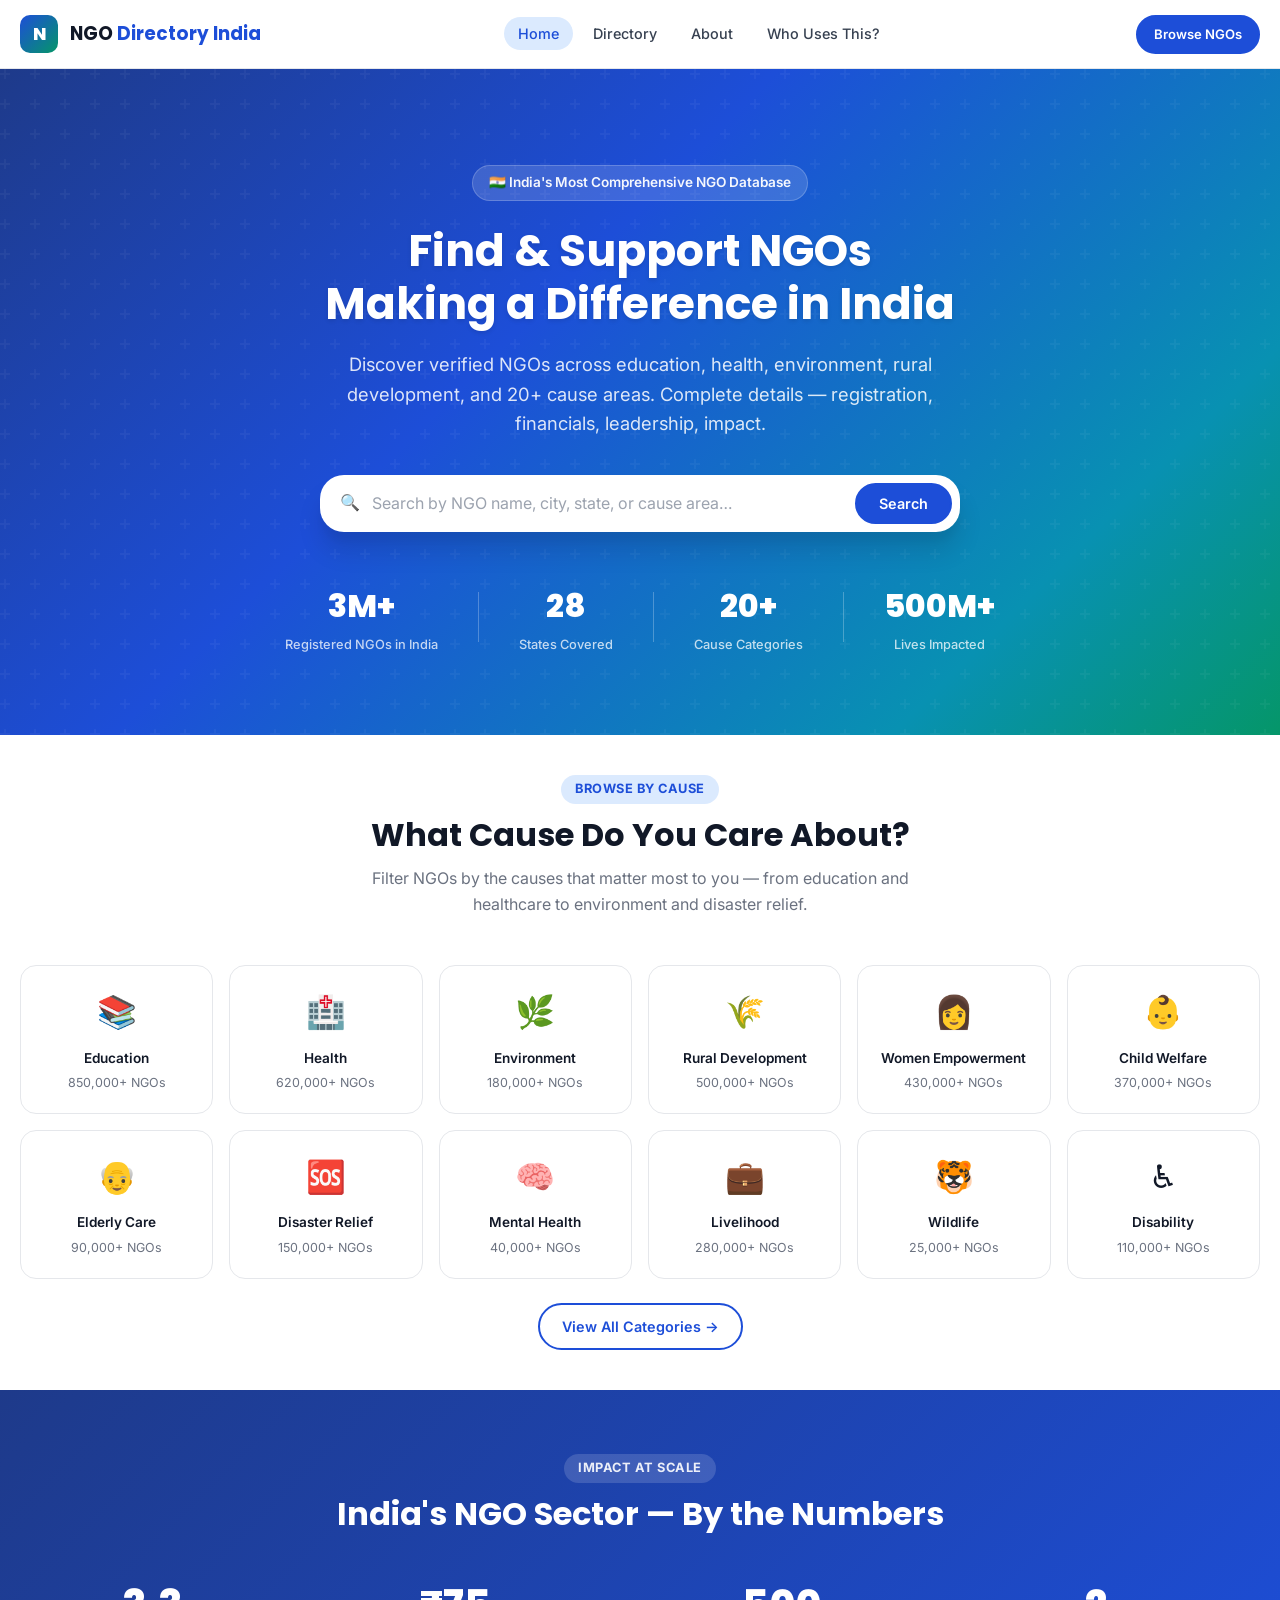
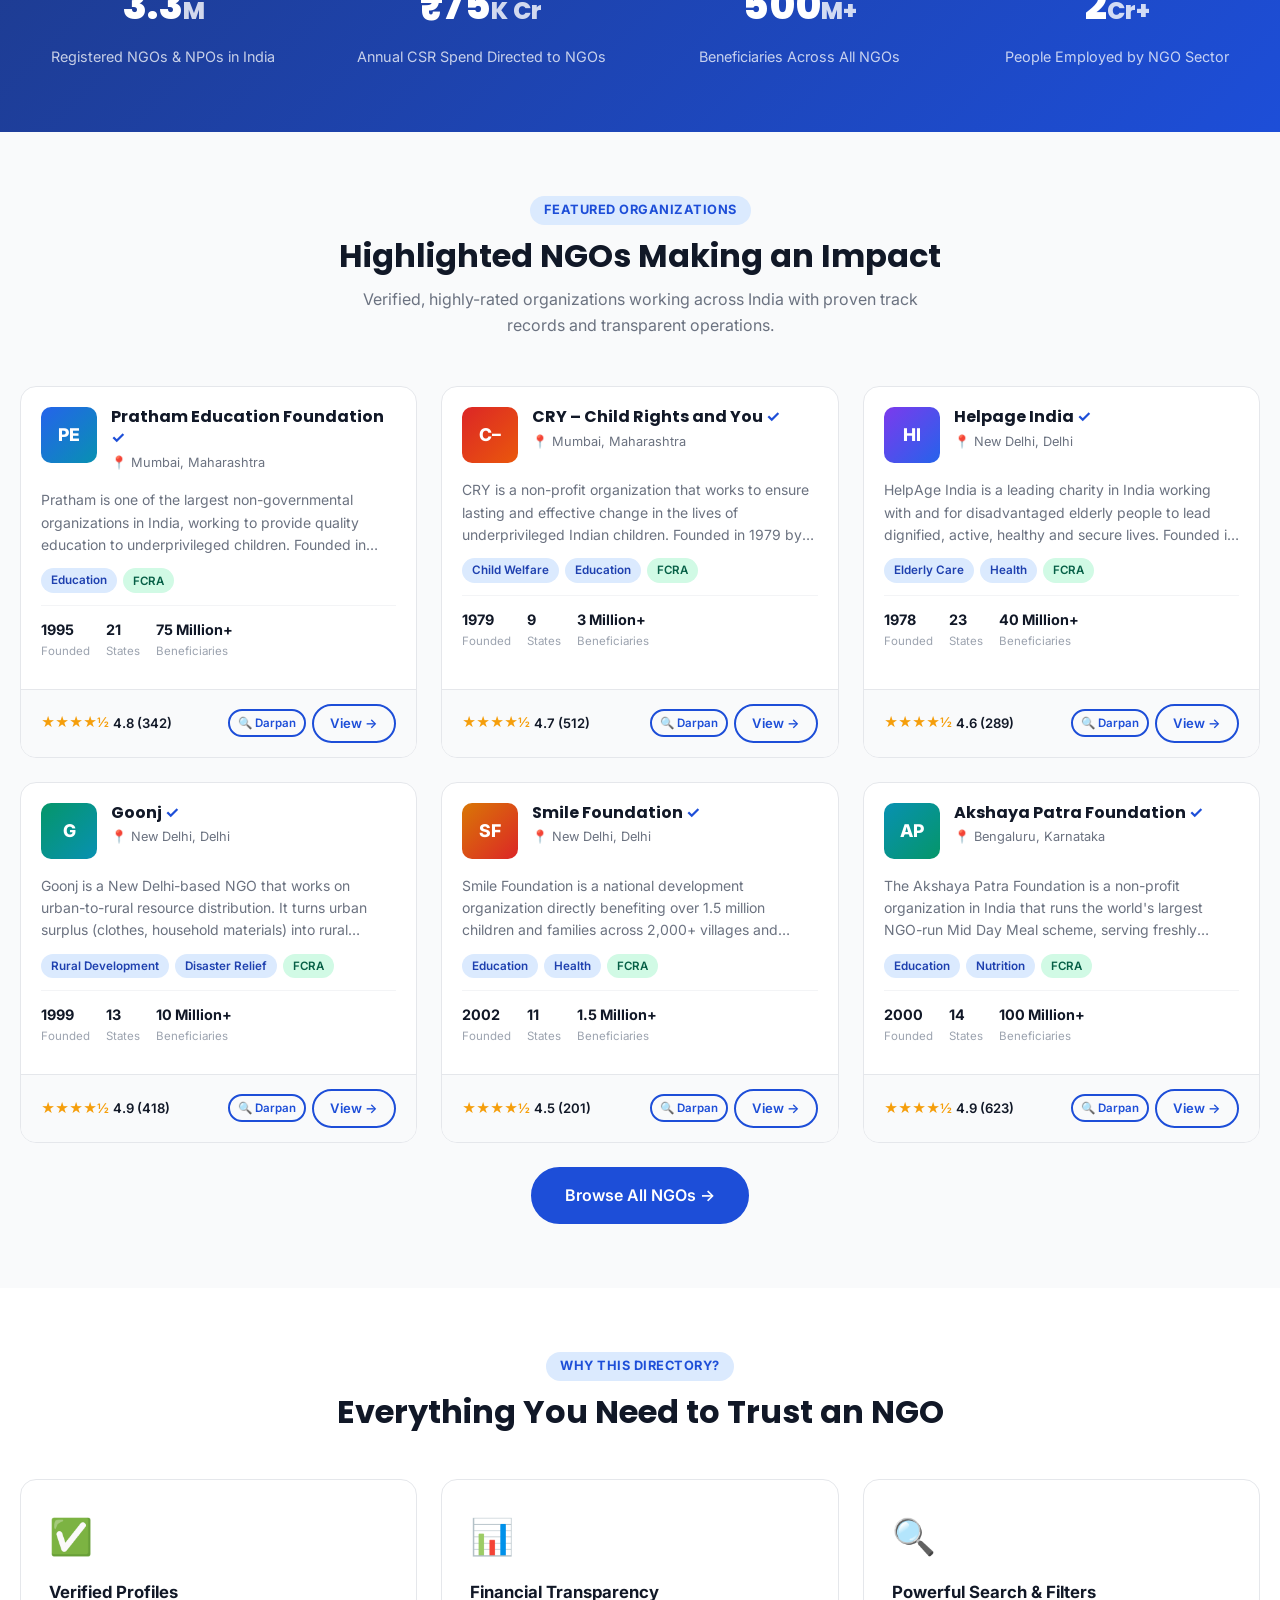
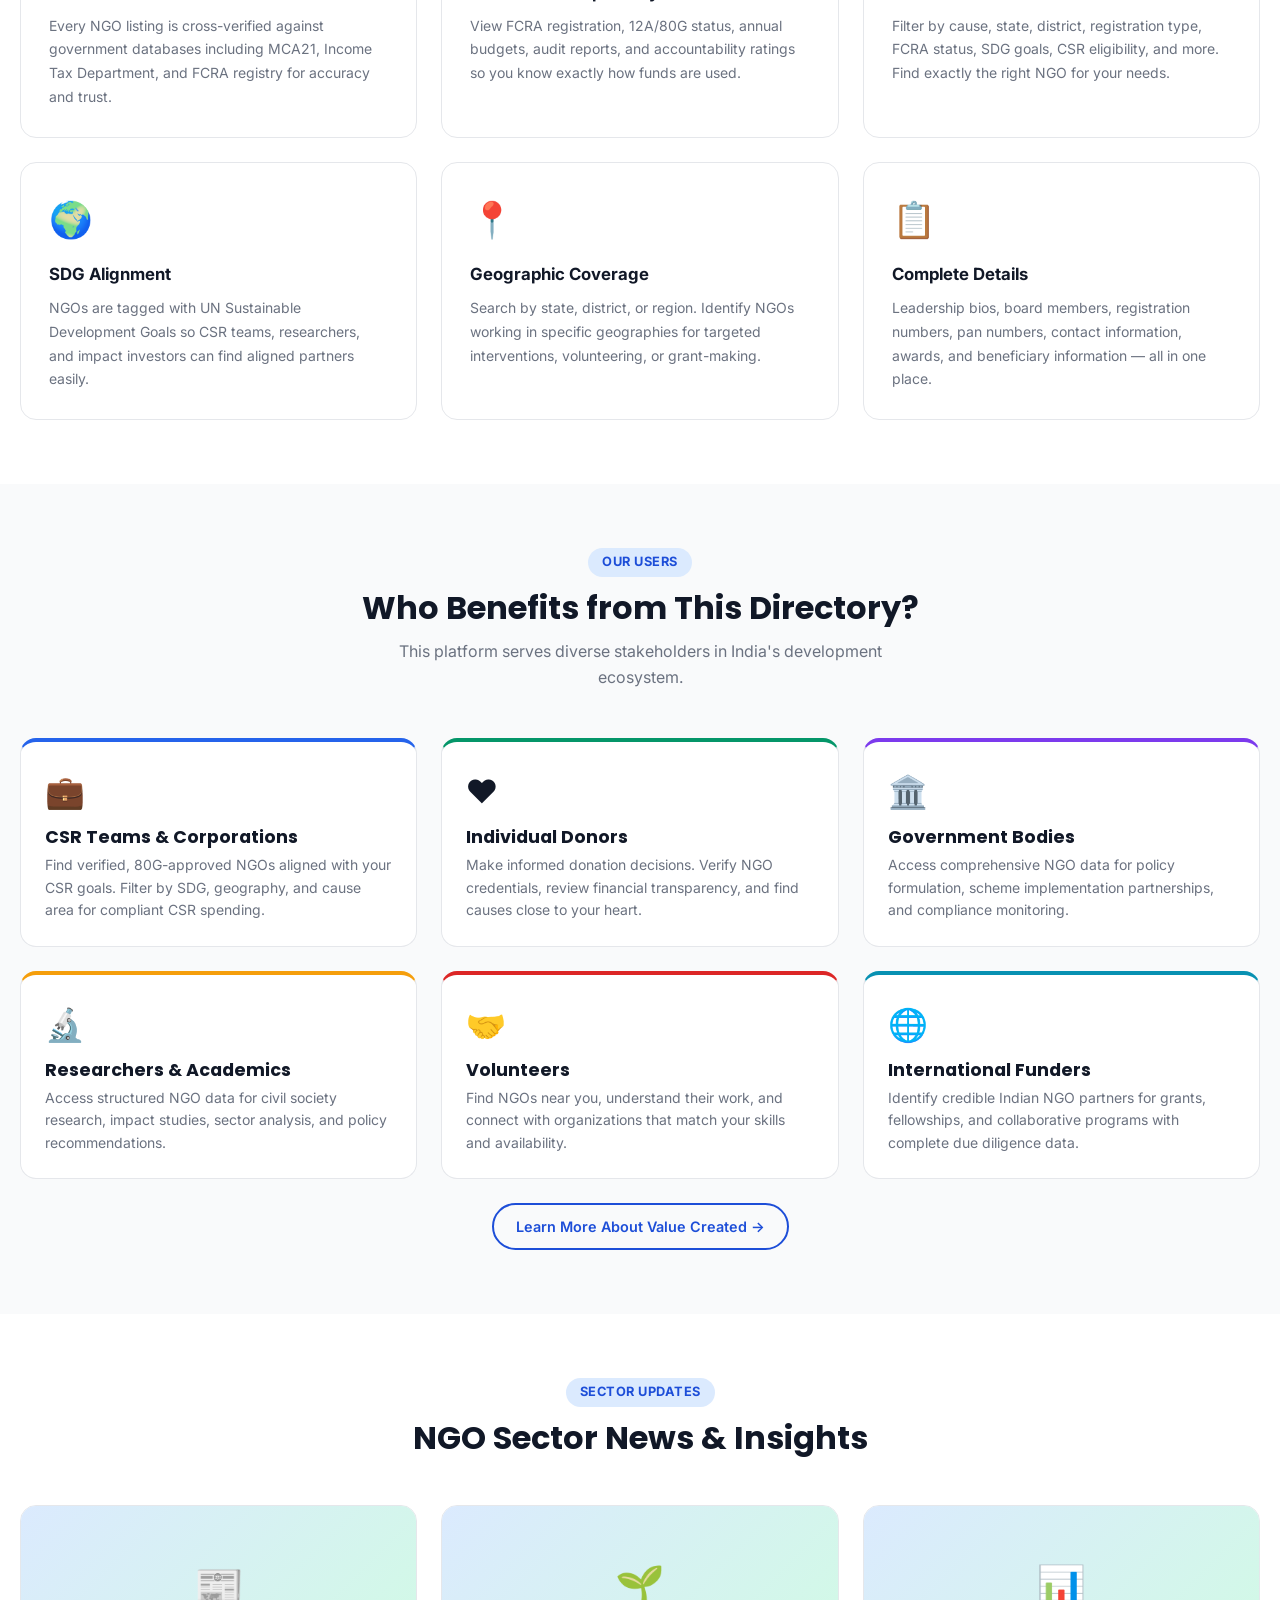
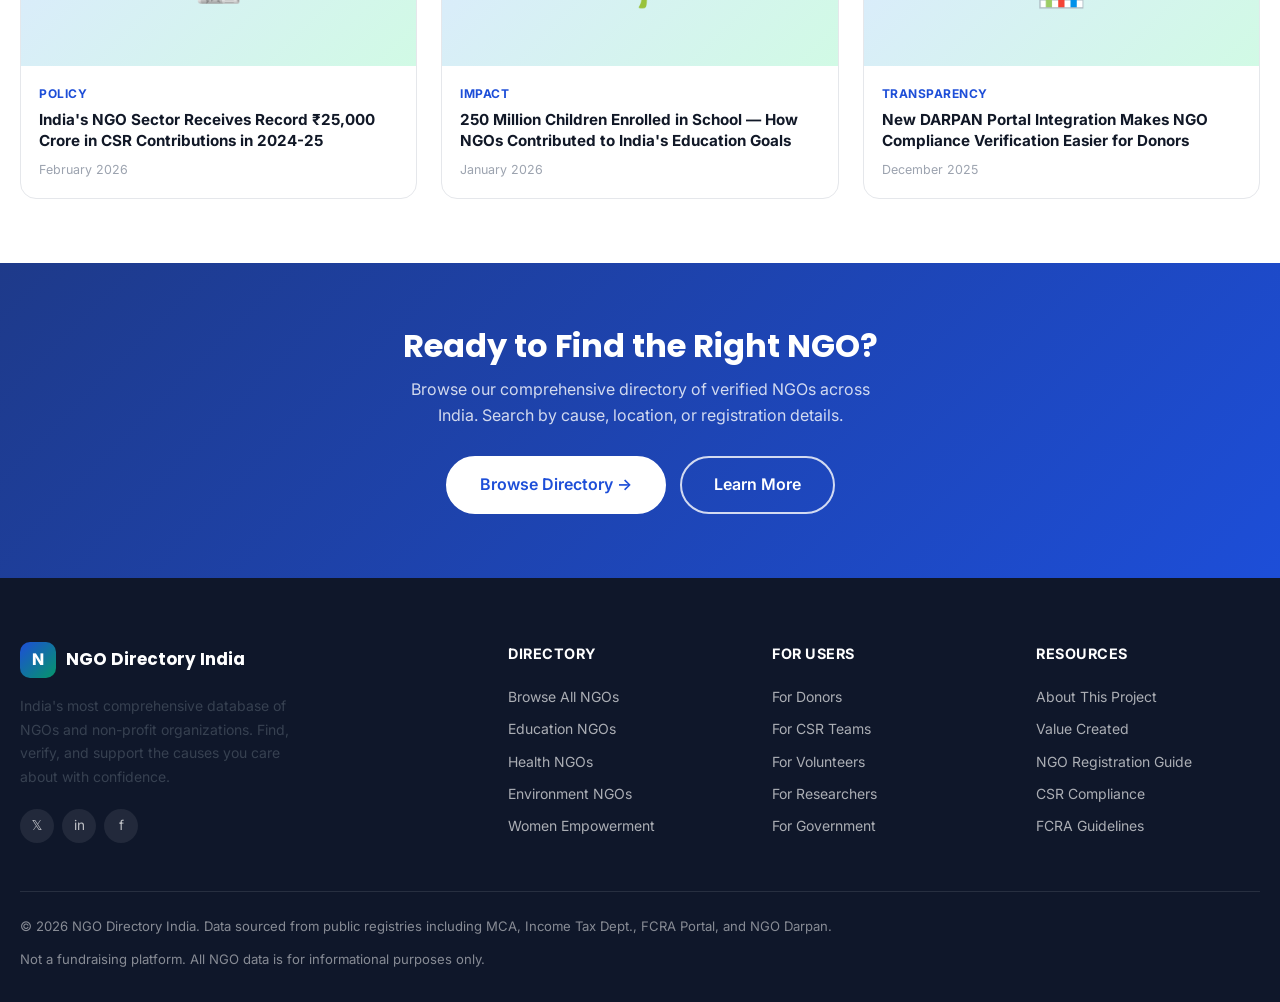
<file: index.html>
<!DOCTYPE html>
<html lang="en">
<head>
  <meta charset="UTF-8">
  <meta name="viewport" content="width=device-width, initial-scale=1.0">
  <title>NGO Directory India — Find, Discover & Support NGOs Across India</title>
  <meta name="description" content="India's most comprehensive NGO directory. Find verified NGOs by cause, location, registration type, and more. Support education, health, environment, and social welfare organizations.">
  <meta name="keywords" content="NGO India, non-profit India, charity India, NGO directory, CSR India, donate India">
  <meta property="og:title" content="NGO Directory India">
  <meta property="og:description" content="India's most comprehensive NGO directory — discover, verify and support NGOs nationwide.">
  <meta property="og:type" content="website">
  <link rel="preconnect" href="https://fonts.googleapis.com">
  <link rel="preconnect" href="https://fonts.gstatic.com" crossorigin>
  <link href="https://fonts.googleapis.com/css2?family=Inter:wght@400;500;600;700&family=Poppins:wght@600;700;800&display=swap" rel="stylesheet">
  <link rel="stylesheet" href="css/styles.css">
  <style>
    /* Index-specific */
    .why-grid { display: grid; grid-template-columns: repeat(3, 1fr); gap: 24px; }
    .why-card { background: #fff; border-radius: var(--radius-lg); border: 1px solid var(--border); padding: 28px; transition: all var(--transition-slow); }
    .why-card:hover { box-shadow: var(--shadow-lg); transform: translateY(-3px); }
    .why-icon { font-size: 2.2rem; margin-bottom: 14px; }
    .why-title { font-size: 1.05rem; font-weight: 700; margin-bottom: 8px; }
    .why-desc { font-size: 0.875rem; color: var(--text-light); line-height: 1.7; }
    .news-card { background: #fff; border-radius: var(--radius-lg); border: 1px solid var(--border); overflow: hidden; transition: all var(--transition-slow); }
    .news-card:hover { box-shadow: var(--shadow-lg); transform: translateY(-3px); }
    .news-img { height: 160px; background: linear-gradient(135deg, var(--primary-light), var(--secondary-light)); display: flex; align-items: center; justify-content: center; font-size: 2.5rem; }
    .news-body { padding: 18px; }
    .news-cat { font-size: 0.75rem; font-weight: 700; color: var(--primary); text-transform: uppercase; letter-spacing: 0.5px; margin-bottom: 6px; }
    .news-title { font-size: 0.95rem; font-weight: 700; line-height: 1.4; margin-bottom: 8px; }
    .news-date { font-size: 0.78rem; color: var(--text-muted); }
    .cta-strip { background: linear-gradient(135deg, #1e3a8a, #1d4ed8); padding: 64px 0; text-align: center; }
    .cta-strip h2 { color: #fff; margin-bottom: 12px; }
    .cta-strip p { color: rgba(255,255,255,0.8); margin-bottom: 28px; max-width: 500px; margin-left: auto; margin-right: auto; }
    @media(max-width:768px) { .why-grid { grid-template-columns: 1fr; } }
  </style>
</head>
<body data-page="index">

<!-- ===== NAVBAR ===== -->
<nav class="navbar" role="navigation" aria-label="Main navigation">
  <div class="navbar-inner">
    <a href="index.html" class="navbar-brand" aria-label="NGO Directory India Home">
      <div class="navbar-logo" aria-hidden="true">N</div>
      <span class="navbar-name">NGO <span>Directory India</span></span>
    </a>
    <ul class="navbar-nav" role="list">
      <li><a href="index.html" class="nav-link active" aria-current="page">Home</a></li>
      <li><a href="directory.html" class="nav-link">Directory</a></li>
      <li><a href="about.html" class="nav-link">About</a></li>
      <li><a href="about.html#users" class="nav-link">Who Uses This?</a></li>
    </ul>
    <div class="navbar-actions">
      <a href="directory.html" class="btn btn-primary btn-sm">Browse NGOs</a>
      <button class="hamburger" id="hamburger" aria-label="Toggle menu" aria-expanded="false">
        <span></span><span></span><span></span>
      </button>
    </div>
  </div>
  <div class="mobile-menu" id="mobile-menu" role="menu">
    <a href="index.html" class="mobile-nav-link active">Home</a>
    <a href="directory.html" class="mobile-nav-link">Directory</a>
    <a href="about.html" class="mobile-nav-link">About</a>
    <a href="about.html#users" class="mobile-nav-link">Who Uses This?</a>
    <a href="directory.html" class="btn btn-primary mt-4" style="display:block;text-align:center">Browse NGOs</a>
  </div>
</nav>

<!-- ===== HERO ===== -->
<section class="hero" role="banner">
  <div class="container">
    <div class="hero-content">
      <div class="hero-eyebrow" aria-label="Platform tagline">
        🇮🇳 India's Most Comprehensive NGO Database
      </div>
      <h1>Find &amp; Support NGOs<br>Making a Difference in India</h1>
      <p>Discover verified NGOs across education, health, environment, rural development, and 20+ cause areas. Complete details — registration, financials, leadership, impact.</p>

      <div class="hero-search" role="search" aria-label="NGO search">
        <span aria-hidden="true">🔍</span>
        <input
          type="search"
          id="hero-search-input"
          placeholder="Search by NGO name, city, state, or cause area…"
          aria-label="Search NGOs"
          autocomplete="off"
        >
        <button class="btn btn-primary" onclick="window.location.href='directory.html?search='+document.getElementById('hero-search-input').value">
          Search
        </button>
      </div>

      <div class="hero-stats" role="list" aria-label="Platform statistics">
        <div class="hero-stat" role="listitem">
          <div class="hero-stat-number"><span data-count="3.3">0</span>M+</div>
          <div class="hero-stat-label">Registered NGOs in India</div>
        </div>
        <div class="hero-divider" aria-hidden="true"></div>
        <div class="hero-stat" role="listitem">
          <div class="hero-stat-number"><span data-count="28">0</span></div>
          <div class="hero-stat-label">States Covered</div>
        </div>
        <div class="hero-divider" aria-hidden="true"></div>
        <div class="hero-stat" role="listitem">
          <div class="hero-stat-number"><span data-count="20">0</span>+</div>
          <div class="hero-stat-label">Cause Categories</div>
        </div>
        <div class="hero-divider" aria-hidden="true"></div>
        <div class="hero-stat" role="listitem">
          <div class="hero-stat-number"><span data-count="500">0</span>M+</div>
          <div class="hero-stat-label">Lives Impacted</div>
        </div>
      </div>
    </div>
  </div>
</section>

<!-- ===== QUICK CATEGORY BROWSE ===== -->
<section class="section-sm" style="background:#fff" aria-labelledby="categories-heading">
  <div class="container">
    <div class="section-header">
      <span class="eyebrow">Browse by Cause</span>
      <h2 id="categories-heading">What Cause Do You Care About?</h2>
      <p>Filter NGOs by the causes that matter most to you — from education and healthcare to environment and disaster relief.</p>
    </div>
    <div class="categories-grid">
      <div class="category-card" data-category="Education" role="button" tabindex="0" aria-label="Browse Education NGOs">
        <div class="category-icon">📚</div>
        <div class="category-name">Education</div>
        <div class="category-count">850,000+ NGOs</div>
      </div>
      <div class="category-card" data-category="Health" role="button" tabindex="0">
        <div class="category-icon">🏥</div>
        <div class="category-name">Health</div>
        <div class="category-count">620,000+ NGOs</div>
      </div>
      <div class="category-card" data-category="Environment" role="button" tabindex="0">
        <div class="category-icon">🌿</div>
        <div class="category-name">Environment</div>
        <div class="category-count">180,000+ NGOs</div>
      </div>
      <div class="category-card" data-category="Rural Development" role="button" tabindex="0">
        <div class="category-icon">🌾</div>
        <div class="category-name">Rural Development</div>
        <div class="category-count">500,000+ NGOs</div>
      </div>
      <div class="category-card" data-category="Women Empowerment" role="button" tabindex="0">
        <div class="category-icon">👩</div>
        <div class="category-name">Women Empowerment</div>
        <div class="category-count">430,000+ NGOs</div>
      </div>
      <div class="category-card" data-category="Child Welfare" role="button" tabindex="0">
        <div class="category-icon">👶</div>
        <div class="category-name">Child Welfare</div>
        <div class="category-count">370,000+ NGOs</div>
      </div>
      <div class="category-card" data-category="Elderly Care" role="button" tabindex="0">
        <div class="category-icon">👴</div>
        <div class="category-name">Elderly Care</div>
        <div class="category-count">90,000+ NGOs</div>
      </div>
      <div class="category-card" data-category="Disaster Relief" role="button" tabindex="0">
        <div class="category-icon">🆘</div>
        <div class="category-name">Disaster Relief</div>
        <div class="category-count">150,000+ NGOs</div>
      </div>
      <div class="category-card" data-category="Mental Health" role="button" tabindex="0">
        <div class="category-icon">🧠</div>
        <div class="category-name">Mental Health</div>
        <div class="category-count">40,000+ NGOs</div>
      </div>
      <div class="category-card" data-category="Livelihood" role="button" tabindex="0">
        <div class="category-icon">💼</div>
        <div class="category-name">Livelihood</div>
        <div class="category-count">280,000+ NGOs</div>
      </div>
      <div class="category-card" data-category="Wildlife Conservation" role="button" tabindex="0">
        <div class="category-icon">🐯</div>
        <div class="category-name">Wildlife</div>
        <div class="category-count">25,000+ NGOs</div>
      </div>
      <div class="category-card" data-category="Disability" role="button" tabindex="0">
        <div class="category-icon">♿</div>
        <div class="category-name">Disability</div>
        <div class="category-count">110,000+ NGOs</div>
      </div>
    </div>
    <div class="text-center mt-6">
      <a href="directory.html" class="btn btn-outline">View All Categories →</a>
    </div>
  </div>
</section>

<!-- ===== IMPACT STATS ===== -->
<section class="stats-section" aria-labelledby="stats-heading">
  <div class="container">
    <div class="section-header" style="margin-bottom:40px">
      <span class="eyebrow" style="background:rgba(255,255,255,0.15);color:rgba(255,255,255,0.9)">Impact at Scale</span>
      <h2 id="stats-heading" style="color:#fff">India's NGO Sector — By the Numbers</h2>
    </div>
    <div class="stats-grid">
      <div class="stat-item">
        <div class="stat-number">3.3<span class="stat-suffix">M</span></div>
        <div class="stat-label">Registered NGOs & NPOs in India</div>
      </div>
      <div class="stat-item">
        <div class="stat-number">₹75<span class="stat-suffix">K Cr</span></div>
        <div class="stat-label">Annual CSR Spend Directed to NGOs</div>
      </div>
      <div class="stat-item">
        <div class="stat-number">500<span class="stat-suffix">M+</span></div>
        <div class="stat-label">Beneficiaries Across All NGOs</div>
      </div>
      <div class="stat-item">
        <div class="stat-number">2<span class="stat-suffix">Cr+</span></div>
        <div class="stat-label">People Employed by NGO Sector</div>
      </div>
    </div>
  </div>
</section>

<!-- ===== FEATURED NGOs ===== -->
<section class="section" style="background:var(--bg-light)" aria-labelledby="featured-heading">
  <div class="container">
    <div class="section-header">
      <span class="eyebrow">Featured Organizations</span>
      <h2 id="featured-heading">Highlighted NGOs Making an Impact</h2>
      <p>Verified, highly-rated organizations working across India with proven track records and transparent operations.</p>
    </div>
    <div class="ngo-grid" id="featured-grid" aria-live="polite" aria-label="Featured NGOs">
      <!-- Rendered by JS -->
      <div style="grid-column:1/-1;text-align:center;padding:40px">
        <div style="font-size:2rem">⏳</div>
        <p style="color:var(--text-light);margin-top:8px">Loading NGOs…</p>
      </div>
    </div>
    <div class="text-center mt-6">
      <a href="directory.html" class="btn btn-primary btn-lg">Browse All NGOs →</a>
    </div>
  </div>
</section>

<!-- ===== WHY USE THIS DIRECTORY ===== -->
<section class="section" style="background:#fff" aria-labelledby="why-heading">
  <div class="container">
    <div class="section-header">
      <span class="eyebrow">Why This Directory?</span>
      <h2 id="why-heading">Everything You Need to Trust an NGO</h2>
    </div>
    <div class="why-grid">
      <div class="why-card">
        <div class="why-icon">✅</div>
        <div class="why-title">Verified Profiles</div>
        <p class="why-desc">Every NGO listing is cross-verified against government databases including MCA21, Income Tax Department, and FCRA registry for accuracy and trust.</p>
      </div>
      <div class="why-card">
        <div class="why-icon">📊</div>
        <div class="why-title">Financial Transparency</div>
        <p class="why-desc">View FCRA registration, 12A/80G status, annual budgets, audit reports, and accountability ratings so you know exactly how funds are used.</p>
      </div>
      <div class="why-card">
        <div class="why-icon">🔍</div>
        <div class="why-title">Powerful Search & Filters</div>
        <p class="why-desc">Filter by cause, state, district, registration type, FCRA status, SDG goals, CSR eligibility, and more. Find exactly the right NGO for your needs.</p>
      </div>
      <div class="why-card">
        <div class="why-icon">🌍</div>
        <div class="why-title">SDG Alignment</div>
        <p class="why-desc">NGOs are tagged with UN Sustainable Development Goals so CSR teams, researchers, and impact investors can find aligned partners easily.</p>
      </div>
      <div class="why-card">
        <div class="why-icon">📍</div>
        <div class="why-title">Geographic Coverage</div>
        <p class="why-desc">Search by state, district, or region. Identify NGOs working in specific geographies for targeted interventions, volunteering, or grant-making.</p>
      </div>
      <div class="why-card">
        <div class="why-icon">📋</div>
        <div class="why-title">Complete Details</div>
        <p class="why-desc">Leadership bios, board members, registration numbers, pan numbers, contact information, awards, and beneficiary information — all in one place.</p>
      </div>
    </div>
  </div>
</section>

<!-- ===== WHO USES THIS ===== -->
<section class="section" style="background:var(--bg-light)" aria-labelledby="users-heading">
  <div class="container">
    <div class="section-header">
      <span class="eyebrow">Our Users</span>
      <h2 id="users-heading">Who Benefits from This Directory?</h2>
      <p>This platform serves diverse stakeholders in India's development ecosystem.</p>
    </div>
    <div class="grid-3">
      <div style="background:#fff;border-radius:var(--radius-lg);border:1px solid var(--border);padding:24px;border-top:4px solid #2563eb">
        <div style="font-size:2rem;margin-bottom:10px">💼</div>
        <h4>CSR Teams &amp; Corporations</h4>
        <p style="font-size:0.875rem;color:var(--text-light);margin-top:6px">Find verified, 80G-approved NGOs aligned with your CSR goals. Filter by SDG, geography, and cause area for compliant CSR spending.</p>
      </div>
      <div style="background:#fff;border-radius:var(--radius-lg);border:1px solid var(--border);padding:24px;border-top:4px solid #059669">
        <div style="font-size:2rem;margin-bottom:10px">❤️</div>
        <h4>Individual Donors</h4>
        <p style="font-size:0.875rem;color:var(--text-light);margin-top:6px">Make informed donation decisions. Verify NGO credentials, review financial transparency, and find causes close to your heart.</p>
      </div>
      <div style="background:#fff;border-radius:var(--radius-lg);border:1px solid var(--border);padding:24px;border-top:4px solid #7c3aed">
        <div style="font-size:2rem;margin-bottom:10px">🏛️</div>
        <h4>Government Bodies</h4>
        <p style="font-size:0.875rem;color:var(--text-light);margin-top:6px">Access comprehensive NGO data for policy formulation, scheme implementation partnerships, and compliance monitoring.</p>
      </div>
      <div style="background:#fff;border-radius:var(--radius-lg);border:1px solid var(--border);padding:24px;border-top:4px solid #f59e0b">
        <div style="font-size:2rem;margin-bottom:10px">🔬</div>
        <h4>Researchers &amp; Academics</h4>
        <p style="font-size:0.875rem;color:var(--text-light);margin-top:6px">Access structured NGO data for civil society research, impact studies, sector analysis, and policy recommendations.</p>
      </div>
      <div style="background:#fff;border-radius:var(--radius-lg);border:1px solid var(--border);padding:24px;border-top:4px solid #dc2626">
        <div style="font-size:2rem;margin-bottom:10px">🤝</div>
        <h4>Volunteers</h4>
        <p style="font-size:0.875rem;color:var(--text-light);margin-top:6px">Find NGOs near you, understand their work, and connect with organizations that match your skills and availability.</p>
      </div>
      <div style="background:#fff;border-radius:var(--radius-lg);border:1px solid var(--border);padding:24px;border-top:4px solid #0891b2">
        <div style="font-size:2rem;margin-bottom:10px">🌐</div>
        <h4>International Funders</h4>
        <p style="font-size:0.875rem;color:var(--text-light);margin-top:6px">Identify credible Indian NGO partners for grants, fellowships, and collaborative programs with complete due diligence data.</p>
      </div>
    </div>
    <div class="text-center mt-6">
      <a href="about.html" class="btn btn-outline">Learn More About Value Created →</a>
    </div>
  </div>
</section>

<!-- ===== LATEST NEWS / UPDATES ===== -->
<section class="section" style="background:#fff" aria-labelledby="news-heading">
  <div class="container">
    <div class="section-header">
      <span class="eyebrow">Sector Updates</span>
      <h2 id="news-heading">NGO Sector News &amp; Insights</h2>
    </div>
    <div class="grid-3">
      <div class="news-card">
        <div class="news-img">📰</div>
        <div class="news-body">
          <div class="news-cat">Policy</div>
          <div class="news-title">India's NGO Sector Receives Record ₹25,000 Crore in CSR Contributions in 2024-25</div>
          <div class="news-date">February 2026</div>
        </div>
      </div>
      <div class="news-card">
        <div class="news-img">🌱</div>
        <div class="news-body">
          <div class="news-cat">Impact</div>
          <div class="news-title">250 Million Children Enrolled in School — How NGOs Contributed to India's Education Goals</div>
          <div class="news-date">January 2026</div>
        </div>
      </div>
      <div class="news-card">
        <div class="news-img">📊</div>
        <div class="news-body">
          <div class="news-cat">Transparency</div>
          <div class="news-title">New DARPAN Portal Integration Makes NGO Compliance Verification Easier for Donors</div>
          <div class="news-date">December 2025</div>
        </div>
      </div>
    </div>
  </div>
</section>

<!-- ===== CTA ===== -->
<section class="cta-strip" aria-labelledby="cta-heading">
  <div class="container">
    <h2 id="cta-heading">Ready to Find the Right NGO?</h2>
    <p>Browse our comprehensive directory of verified NGOs across India. Search by cause, location, or registration details.</p>
    <div style="display:flex;gap:14px;justify-content:center;flex-wrap:wrap">
      <a href="directory.html" class="btn btn-white btn-lg">Browse Directory →</a>
      <a href="about.html" class="btn btn-outline-white btn-lg">Learn More</a>
    </div>
  </div>
</section>

<!-- ===== FOOTER ===== -->
<footer class="footer" role="contentinfo">
  <div class="container">
    <div class="footer-grid">
      <div class="footer-brand">
        <div class="footer-logo">
          <div class="footer-logo-icon">N</div>
          <span class="footer-logo-name">NGO Directory India</span>
        </div>
        <p class="footer-desc">India's most comprehensive database of NGOs and non-profit organizations. Find, verify, and support the causes you care about with confidence.</p>
        <div class="footer-social">
          <a href="#" class="footer-social-link" aria-label="Twitter">𝕏</a>
          <a href="#" class="footer-social-link" aria-label="LinkedIn">in</a>
          <a href="#" class="footer-social-link" aria-label="Facebook">f</a>
        </div>
      </div>
      <div>
        <div class="footer-title">Directory</div>
        <a href="directory.html" class="footer-link">Browse All NGOs</a>
        <a href="directory.html?category=Education" class="footer-link">Education NGOs</a>
        <a href="directory.html?category=Health" class="footer-link">Health NGOs</a>
        <a href="directory.html?category=Environment" class="footer-link">Environment NGOs</a>
        <a href="directory.html?category=Women+Empowerment" class="footer-link">Women Empowerment</a>
      </div>
      <div>
        <div class="footer-title">For Users</div>
        <a href="about.html#donors" class="footer-link">For Donors</a>
        <a href="about.html#csr" class="footer-link">For CSR Teams</a>
        <a href="about.html#volunteers" class="footer-link">For Volunteers</a>
        <a href="about.html#researchers" class="footer-link">For Researchers</a>
        <a href="about.html#government" class="footer-link">For Government</a>
      </div>
      <div>
        <div class="footer-title">Resources</div>
        <a href="about.html" class="footer-link">About This Project</a>
        <a href="about.html#value" class="footer-link">Value Created</a>
        <a href="#" class="footer-link">NGO Registration Guide</a>
        <a href="#" class="footer-link">CSR Compliance</a>
        <a href="#" class="footer-link">FCRA Guidelines</a>
      </div>
    </div>
    <div class="footer-bottom">
      <p>© 2026 NGO Directory India. Data sourced from public registries including MCA, Income Tax Dept., FCRA Portal, and NGO Darpan.</p>
      <p>Not a fundraising platform. All NGO data is for informational purposes only.</p>
    </div>
  </div>
</footer>

<script src="js/app.js"></script>
</body>
</html>
</file>
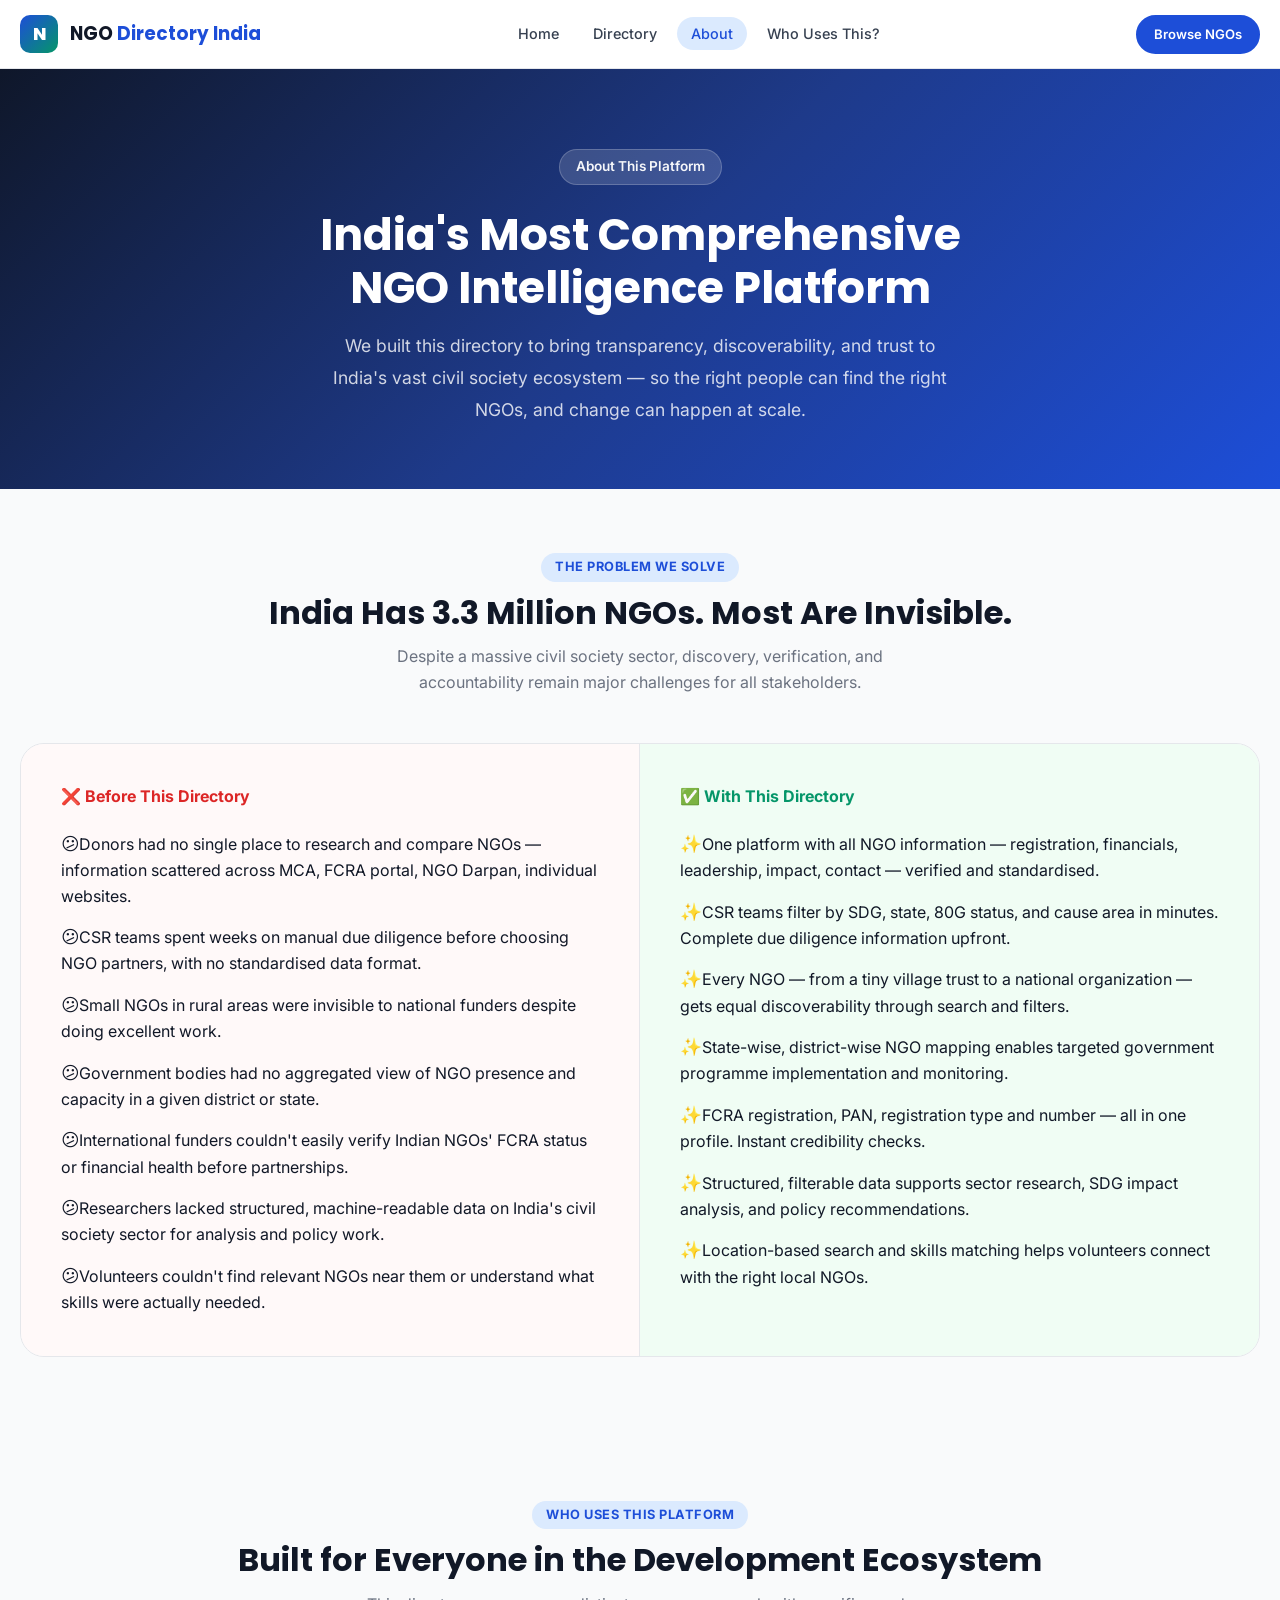
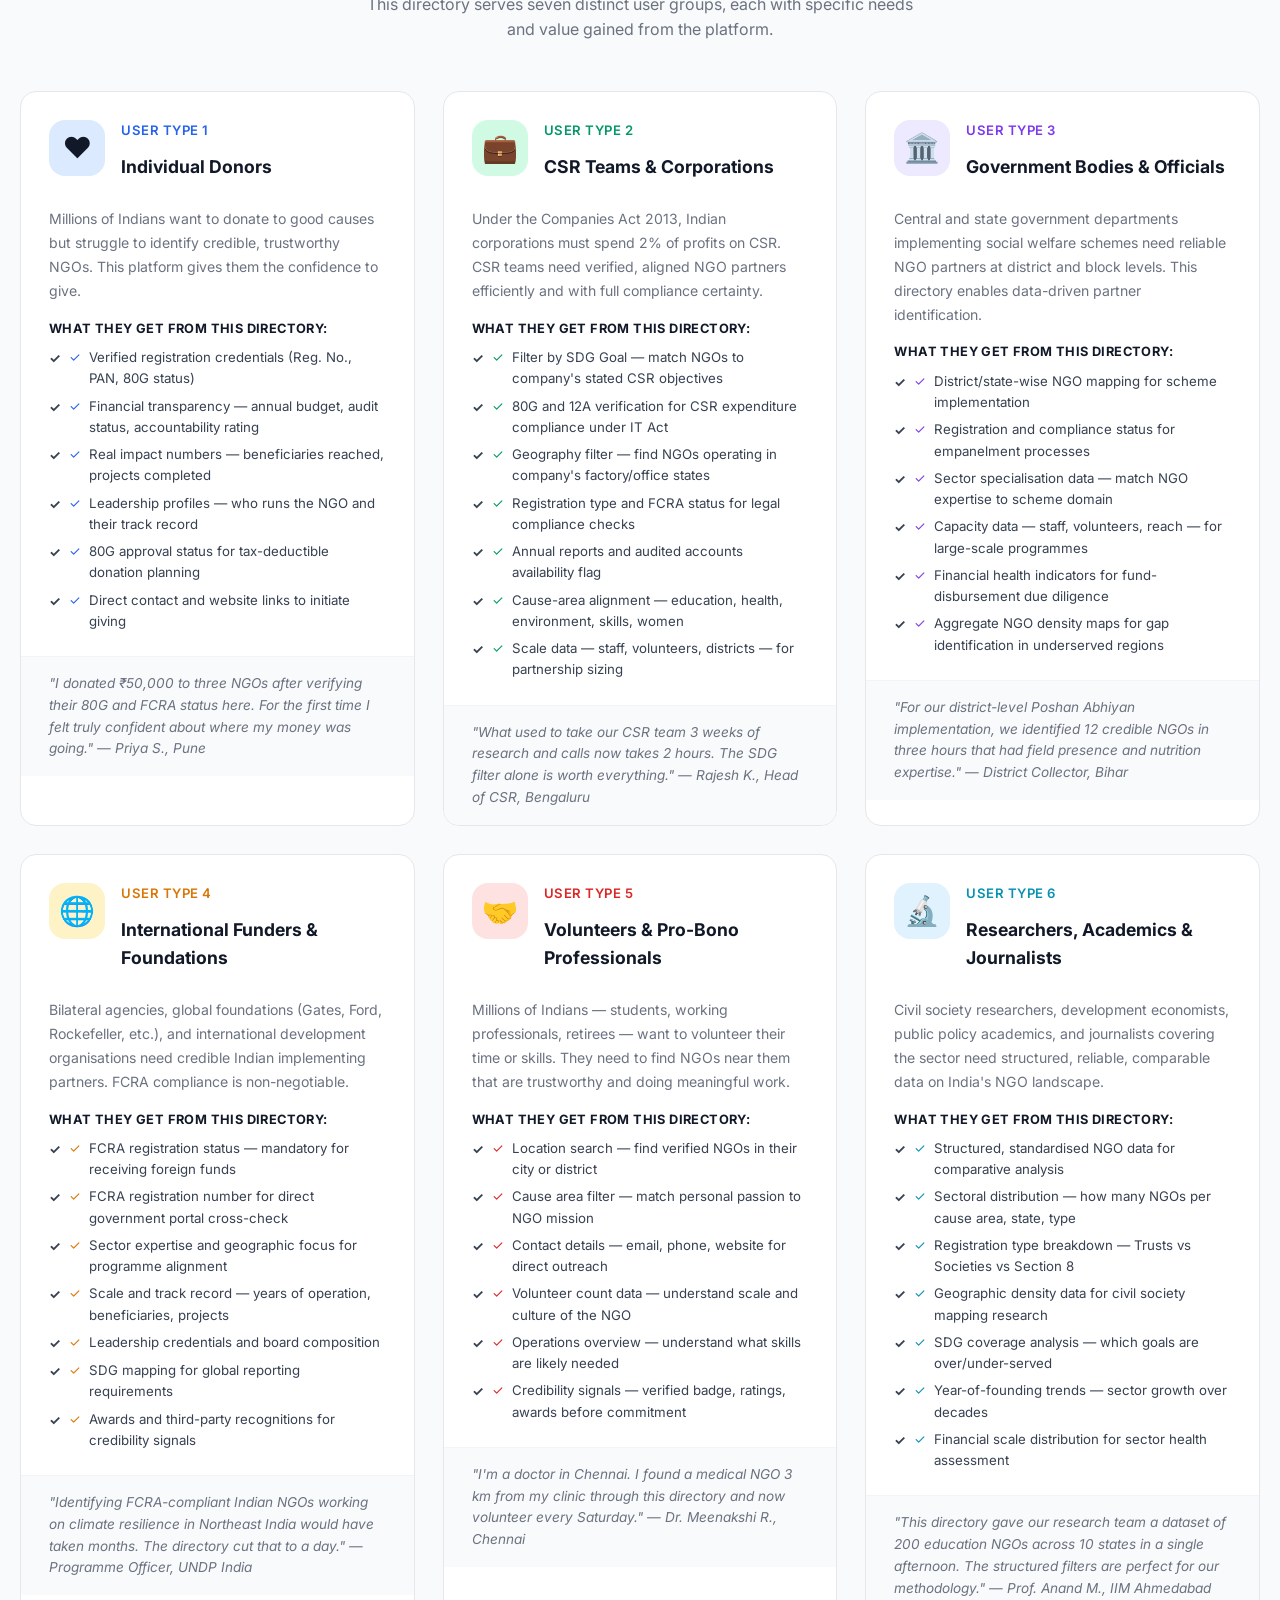
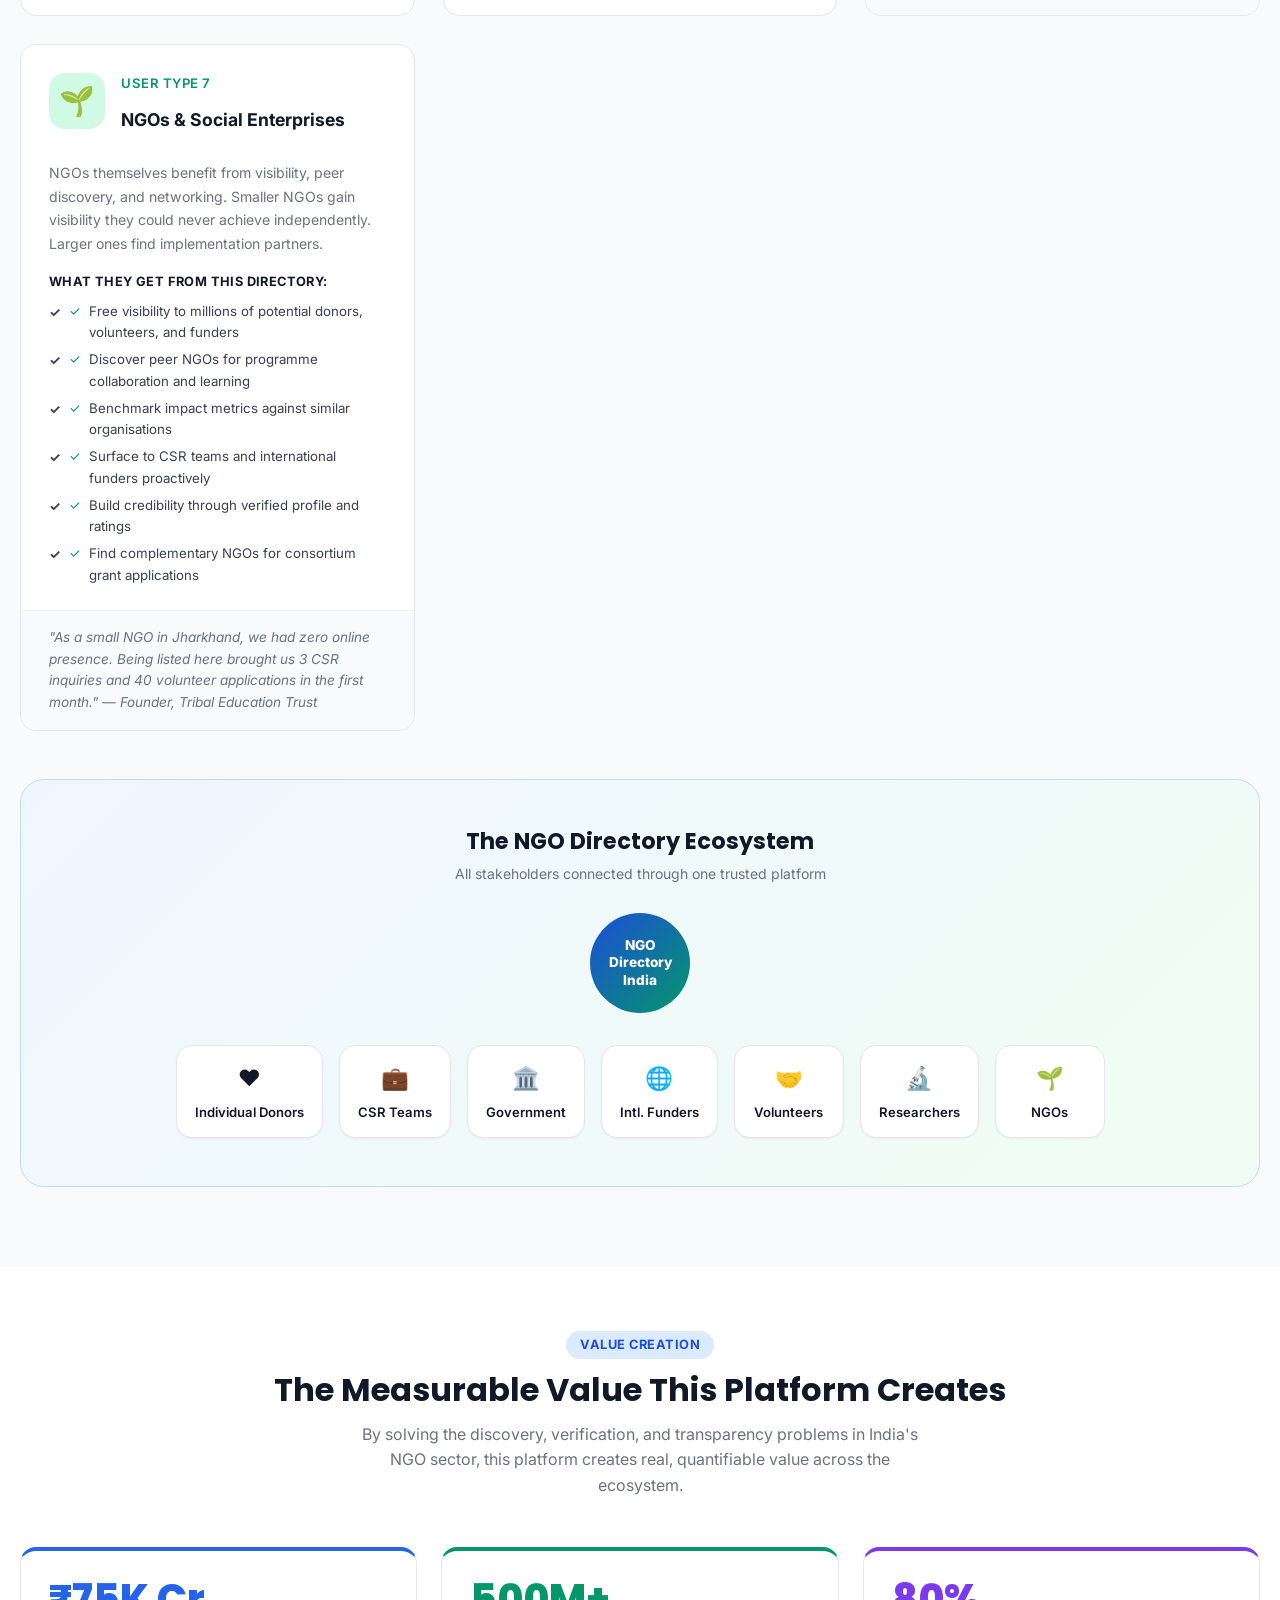
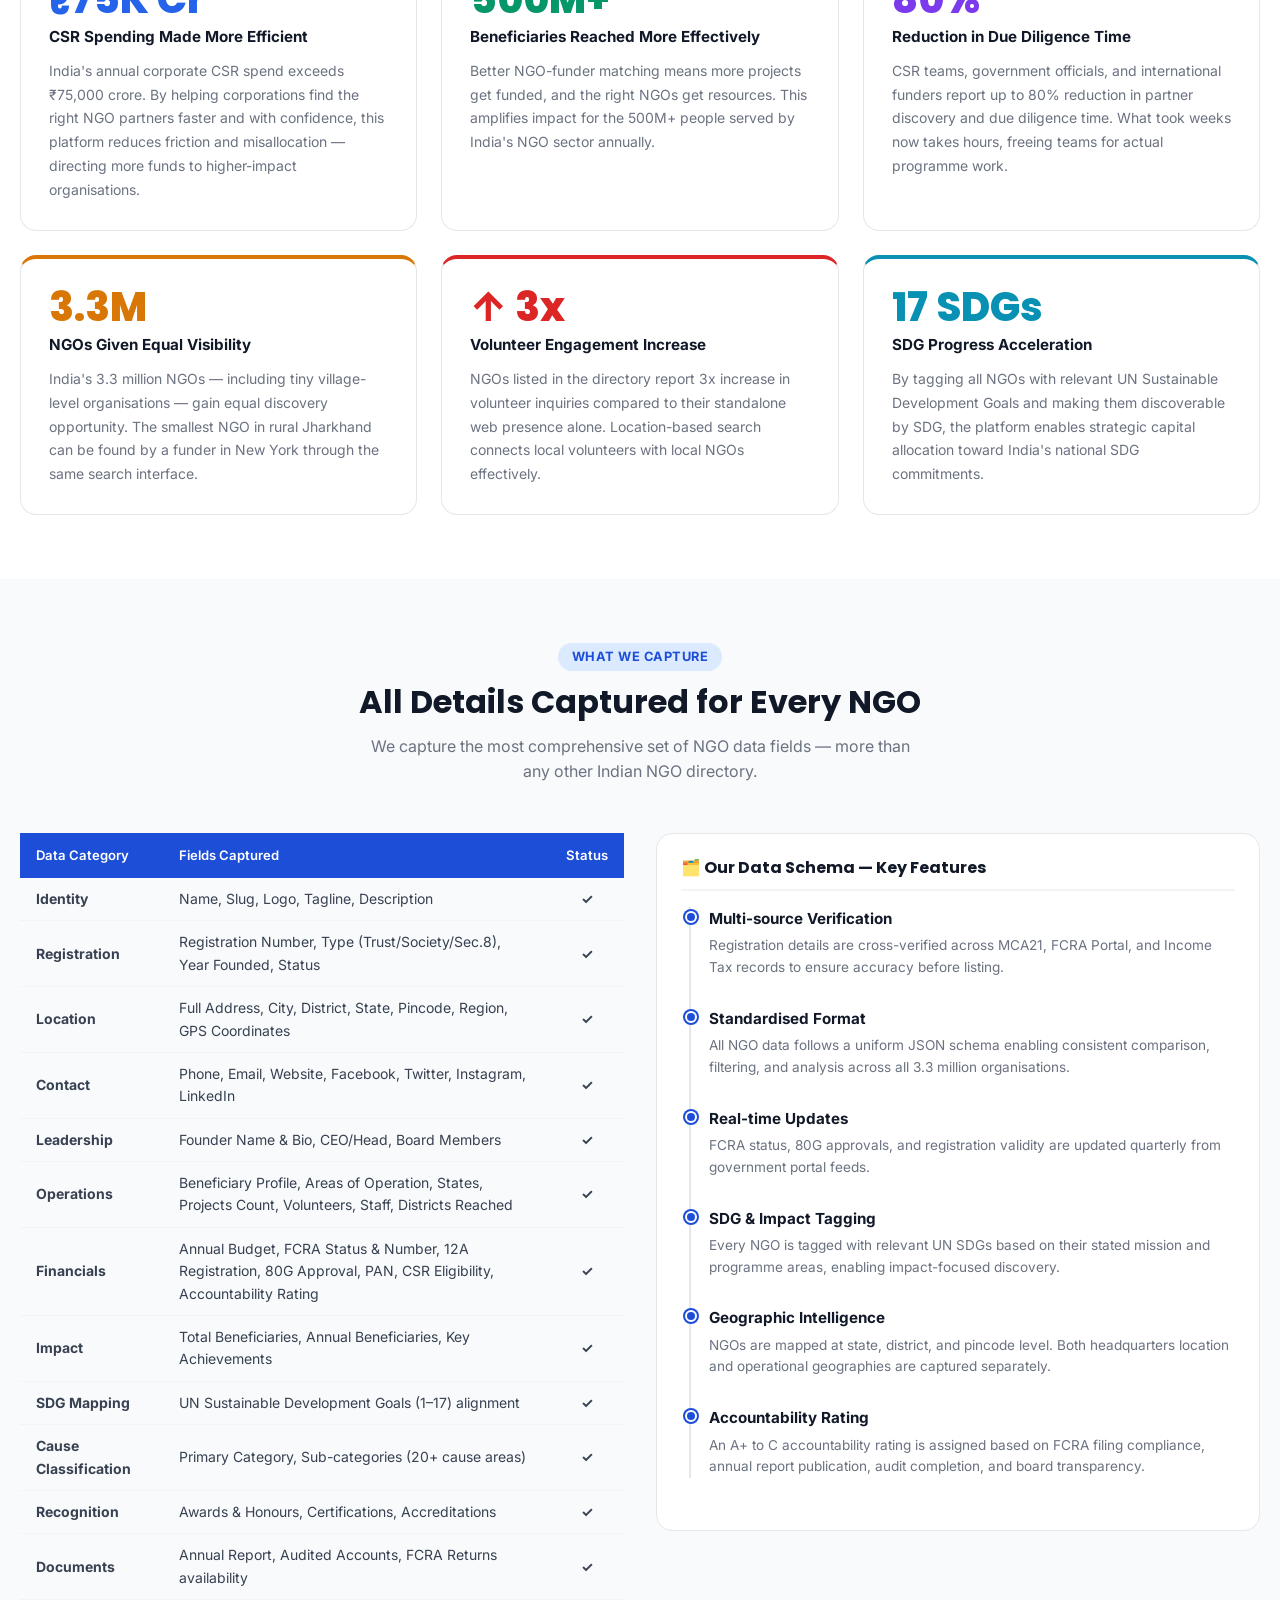
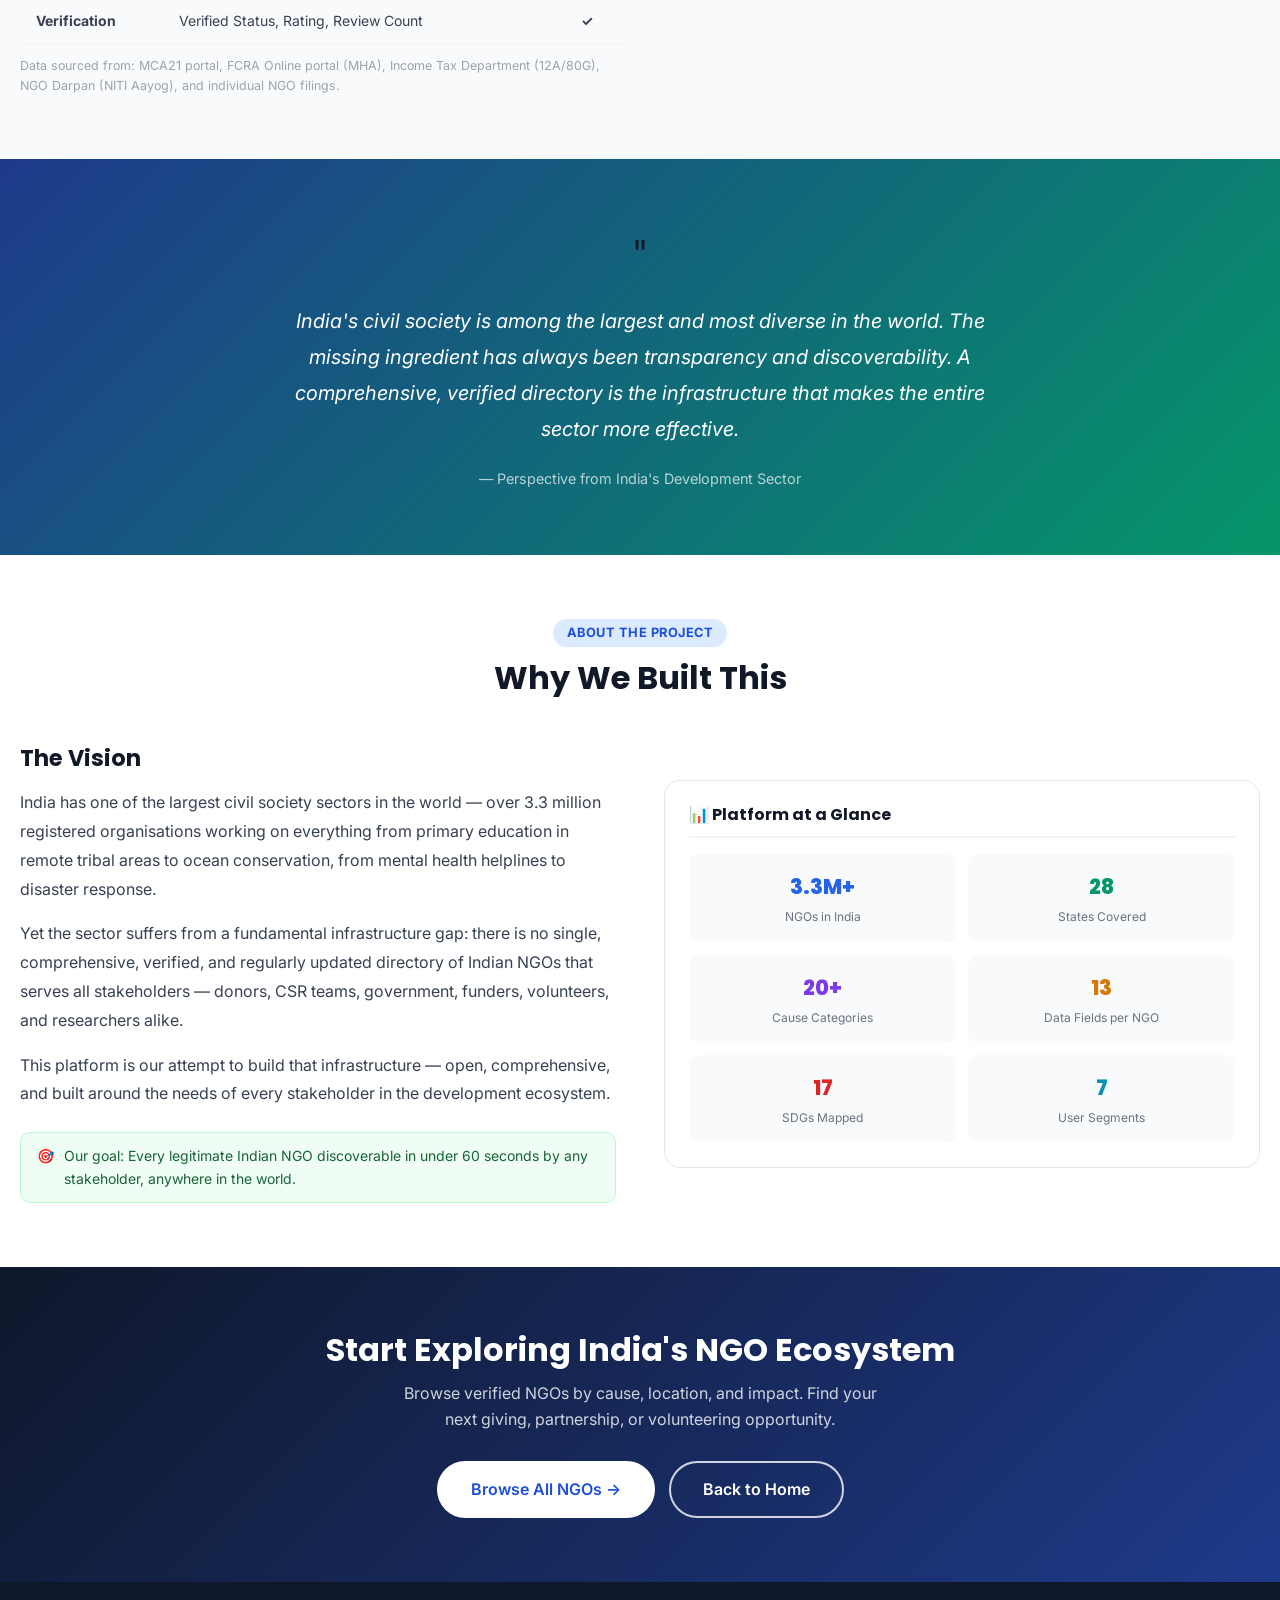
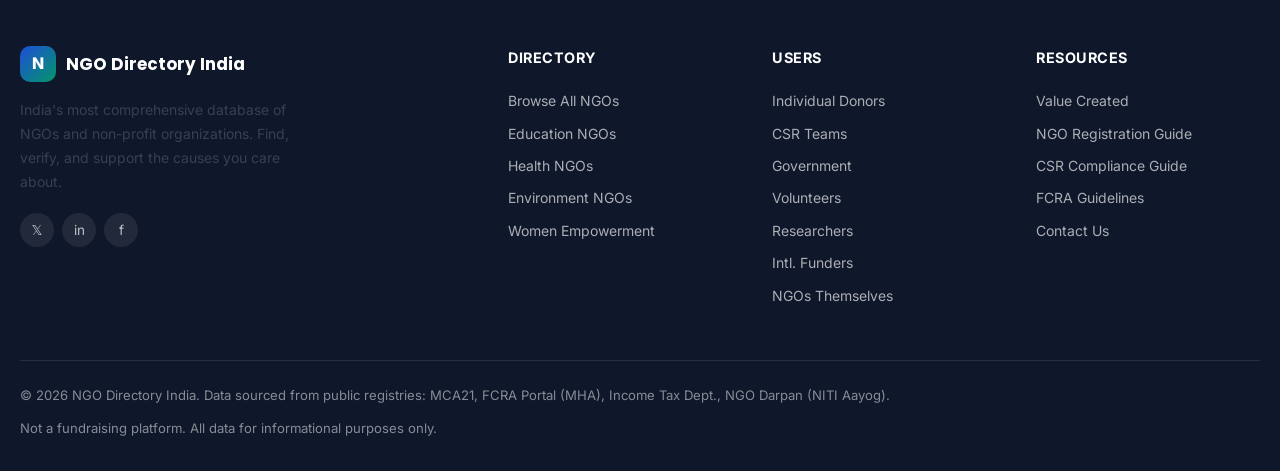
<file: about.html>
<!DOCTYPE html>
<html lang="en">
<head>
  <meta charset="UTF-8">
  <meta name="viewport" content="width=device-width, initial-scale=1.0">
  <title>About — NGO Directory India | Users & Value Created</title>
  <meta name="description" content="Learn about NGO Directory India — who uses it, what value it creates for donors, CSR teams, government, volunteers, researchers, and the development ecosystem.">
  <link rel="preconnect" href="https://fonts.googleapis.com">
  <link rel="preconnect" href="https://fonts.gstatic.com" crossorigin>
  <link href="https://fonts.googleapis.com/css2?family=Inter:wght@400;500;600;700&family=Poppins:wght@600;700;800&display=swap" rel="stylesheet">
  <link rel="stylesheet" href="css/styles.css">
  <style>
    .about-hero {
      background: linear-gradient(135deg, #0f172a 0%, #1e3a8a 50%, #1d4ed8 100%);
      padding: 80px 0 64px; text-align: center;
    }
    .about-hero h1 { color: #fff; margin-bottom: 16px; }
    .about-hero p { color: rgba(255,255,255,0.8); max-width: 640px; margin: 0 auto; font-size: 1.1rem; line-height: 1.8; }

    /* Users Section */
    .user-section { padding: 80px 0; }
    .users-grid { display: grid; grid-template-columns: repeat(3, 1fr); gap: 28px; }
    .user-card-full {
      background: #fff; border-radius: var(--radius-lg);
      border: 1px solid var(--border); overflow: hidden;
      transition: all var(--transition-slow);
    }
    .user-card-full:hover { box-shadow: var(--shadow-xl); transform: translateY(-4px); }
    .user-card-header {
      padding: 28px 28px 20px;
      display: flex; align-items: flex-start; gap: 16px;
    }
    .user-avatar {
      width: 56px; height: 56px; border-radius: var(--radius-lg);
      display: flex; align-items: center; justify-content: center;
      font-size: 1.8rem; flex-shrink: 0;
    }
    .user-card-body { padding: 0 28px 24px; }
    .user-card-title { font-size: 1.1rem; font-weight: 700; margin-bottom: 6px; }
    .user-card-subtitle { font-size: 0.82rem; font-weight: 600; text-transform: uppercase; letter-spacing: 0.5px; margin-bottom: 12px; }
    .user-card-desc { font-size: 0.88rem; color: var(--text-light); line-height: 1.7; margin-bottom: 16px; }
    .user-needs-title { font-size: 0.8rem; font-weight: 700; color: var(--text-dark); text-transform: uppercase; letter-spacing: 0.4px; margin-bottom: 8px; }
    .user-needs-list { list-style: none; display: flex; flex-direction: column; gap: 6px; }
    .user-needs-list li { font-size: 0.83rem; color: var(--text-medium); display: flex; gap: 8px; align-items: flex-start; }
    .user-needs-list li::before { content: '✓'; font-weight: 700; flex-shrink: 0; margin-top: 1px; }
    .user-card-footer { padding: 16px 28px; border-top: 1px solid var(--border-light); background: var(--bg-light); }
    .user-quote { font-size: 0.85rem; color: var(--text-light); font-style: italic; line-height: 1.6; }

    /* Value Section */
    .value-section { padding: 80px 0; background: #fff; }
    .value-grid { display: grid; grid-template-columns: repeat(3, 1fr); gap: 24px; }
    .value-item {
      border-radius: var(--radius-lg); padding: 28px;
      border: 1px solid var(--border);
      transition: all var(--transition-slow);
    }
    .value-item:hover { box-shadow: var(--shadow-lg); transform: translateY(-3px); }
    .value-number {
      font-size: 2.5rem; font-weight: 800; font-family: var(--font-display);
      margin-bottom: 6px; line-height: 1;
    }
    .value-label { font-size: 0.95rem; font-weight: 700; margin-bottom: 10px; }
    .value-text { font-size: 0.875rem; color: var(--text-light); line-height: 1.7; }

    /* Problem/Solution */
    .problem-solution {
      display: grid; grid-template-columns: 1fr 1fr; gap: 0;
      border-radius: var(--radius-xl); overflow: hidden;
      border: 1px solid var(--border);
    }
    .problem-col { background: #fff9f9; padding: 40px; border-right: 1px solid var(--border); }
    .solution-col { background: #f0fdf4; padding: 40px; }
    .ps-title { font-size: 1rem; font-weight: 700; margin-bottom: 20px; display: flex; align-items: center; gap: 8px; }
    .ps-list { list-style: none; display: flex; flex-direction: column; gap: 14px; }
    .ps-item { display: flex; gap: 12px; align-items: flex-start; font-size: 0.88rem; color: var(--text-medium); line-height: 1.6; }
    .ps-icon { font-size: 1.1rem; flex-shrink: 0; margin-top: 1px; }

    /* Stakeholder Map */
    .stakeholder-map {
      background: linear-gradient(135deg, #eff6ff, #f0fdf4);
      border-radius: var(--radius-xl); border: 1px solid #bfdbfe;
      padding: 48px; text-align: center; position: relative; overflow: hidden;
    }
    .stakeholder-center {
      width: 100px; height: 100px; border-radius: 50%;
      background: linear-gradient(135deg, var(--primary), var(--secondary));
      display: flex; align-items: center; justify-content: center;
      margin: 0 auto 32px; color: #fff; font-weight: 800; font-size: 0.85rem;
      text-align: center; line-height: 1.3;
    }
    .stakeholder-ring { display: flex; justify-content: center; gap: 16px; flex-wrap: wrap; }
    .stakeholder-node {
      background: #fff; border-radius: var(--radius-lg);
      border: 1px solid var(--border); padding: 14px 18px;
      font-size: 0.82rem; font-weight: 600; color: var(--text-dark);
      display: flex; flex-direction: column; align-items: center; gap: 6px;
      box-shadow: var(--shadow-sm); min-width: 110px;
    }
    .stakeholder-node span:first-child { font-size: 1.4rem; }

    /* Data fields table */
    .fields-table { width: 100%; border-collapse: collapse; font-size: 0.875rem; }
    .fields-table th { background: var(--primary); color: #fff; padding: 12px 16px; text-align: left; font-weight: 600; font-size: 0.82rem; }
    .fields-table td { padding: 10px 16px; border-bottom: 1px solid var(--border-light); color: var(--text-medium); }
    .fields-table tr:hover td { background: var(--bg-light); }
    .field-check { color: var(--secondary); font-weight: 700; }

    /* Timeline */
    .timeline { position: relative; padding-left: 28px; }
    .timeline::before { content: ''; position: absolute; left: 8px; top: 0; bottom: 0; width: 2px; background: var(--border); }
    .timeline-item { position: relative; margin-bottom: 28px; }
    .timeline-dot { position: absolute; left: -24px; top: 4px; width: 12px; height: 12px; border-radius: 50%; background: var(--primary); border: 2px solid #fff; box-shadow: 0 0 0 2px var(--primary); }
    .timeline-title { font-size: 0.95rem; font-weight: 700; margin-bottom: 4px; }
    .timeline-desc { font-size: 0.85rem; color: var(--text-light); line-height: 1.6; }

    @media(max-width: 900px) {
      .users-grid { grid-template-columns: 1fr; }
      .value-grid { grid-template-columns: repeat(2, 1fr); }
      .problem-solution { grid-template-columns: 1fr; }
      .problem-col { border-right: none; border-bottom: 1px solid var(--border); }
    }
    @media(max-width: 600px) {
      .value-grid { grid-template-columns: 1fr; }
    }
  </style>
</head>
<body data-page="about">

<!-- ===== NAVBAR ===== -->
<nav class="navbar" role="navigation" aria-label="Main navigation">
  <div class="navbar-inner">
    <a href="index.html" class="navbar-brand" aria-label="NGO Directory India Home">
      <div class="navbar-logo" aria-hidden="true">N</div>
      <span class="navbar-name">NGO <span>Directory India</span></span>
    </a>
    <ul class="navbar-nav">
      <li><a href="index.html" class="nav-link">Home</a></li>
      <li><a href="directory.html" class="nav-link">Directory</a></li>
      <li><a href="about.html" class="nav-link active" aria-current="page">About</a></li>
      <li><a href="about.html#users" class="nav-link">Who Uses This?</a></li>
    </ul>
    <div class="navbar-actions">
      <a href="directory.html" class="btn btn-primary btn-sm">Browse NGOs</a>
      <button class="hamburger" id="hamburger" aria-label="Toggle menu">
        <span></span><span></span><span></span>
      </button>
    </div>
  </div>
  <div class="mobile-menu" id="mobile-menu">
    <a href="index.html" class="mobile-nav-link">Home</a>
    <a href="directory.html" class="mobile-nav-link">Directory</a>
    <a href="about.html" class="mobile-nav-link active">About</a>
    <a href="about.html#users" class="mobile-nav-link">Who Uses This?</a>
  </div>
</nav>

<!-- ===== HERO ===== -->
<section class="about-hero" role="banner">
  <div class="container">
    <span class="hero-eyebrow">About This Platform</span>
    <h1>India's Most Comprehensive<br>NGO Intelligence Platform</h1>
    <p>We built this directory to bring transparency, discoverability, and trust to India's vast civil society ecosystem — so the right people can find the right NGOs, and change can happen at scale.</p>
  </div>
</section>

<!-- ===== THE PROBLEM WE SOLVE ===== -->
<section class="section" style="background: var(--bg-light)">
  <div class="container">
    <div class="section-header">
      <span class="eyebrow">The Problem We Solve</span>
      <h2>India Has 3.3 Million NGOs. Most Are Invisible.</h2>
      <p>Despite a massive civil society sector, discovery, verification, and accountability remain major challenges for all stakeholders.</p>
    </div>
    <div class="problem-solution">
      <div class="problem-col">
        <div class="ps-title" style="color:#dc2626">❌ Before This Directory</div>
        <ul class="ps-list">
          <li><span class="ps-icon">😕</span><span>Donors had no single place to research and compare NGOs — information scattered across MCA, FCRA portal, NGO Darpan, individual websites.</span></li>
          <li><span class="ps-icon">😕</span><span>CSR teams spent weeks on manual due diligence before choosing NGO partners, with no standardised data format.</span></li>
          <li><span class="ps-icon">😕</span><span>Small NGOs in rural areas were invisible to national funders despite doing excellent work.</span></li>
          <li><span class="ps-icon">😕</span><span>Government bodies had no aggregated view of NGO presence and capacity in a given district or state.</span></li>
          <li><span class="ps-icon">😕</span><span>International funders couldn't easily verify Indian NGOs' FCRA status or financial health before partnerships.</span></li>
          <li><span class="ps-icon">😕</span><span>Researchers lacked structured, machine-readable data on India's civil society sector for analysis and policy work.</span></li>
          <li><span class="ps-icon">😕</span><span>Volunteers couldn't find relevant NGOs near them or understand what skills were actually needed.</span></li>
        </ul>
      </div>
      <div class="solution-col">
        <div class="ps-title" style="color:#059669">✅ With This Directory</div>
        <ul class="ps-list">
          <li><span class="ps-icon">✨</span><span>One platform with all NGO information — registration, financials, leadership, impact, contact — verified and standardised.</span></li>
          <li><span class="ps-icon">✨</span><span>CSR teams filter by SDG, state, 80G status, and cause area in minutes. Complete due diligence information upfront.</span></li>
          <li><span class="ps-icon">✨</span><span>Every NGO — from a tiny village trust to a national organization — gets equal discoverability through search and filters.</span></li>
          <li><span class="ps-icon">✨</span><span>State-wise, district-wise NGO mapping enables targeted government programme implementation and monitoring.</span></li>
          <li><span class="ps-icon">✨</span><span>FCRA registration, PAN, registration type and number — all in one profile. Instant credibility checks.</span></li>
          <li><span class="ps-icon">✨</span><span>Structured, filterable data supports sector research, SDG impact analysis, and policy recommendations.</span></li>
          <li><span class="ps-icon">✨</span><span>Location-based search and skills matching helps volunteers connect with the right local NGOs.</span></li>
        </ul>
      </div>
    </div>
  </div>
</section>

<!-- ===== USERS SECTION ===== -->
<section class="user-section" id="users" aria-labelledby="users-heading">
  <div class="container">
    <div class="section-header">
      <span class="eyebrow">Who Uses This Platform</span>
      <h2 id="users-heading">Built for Everyone in the Development Ecosystem</h2>
      <p>This directory serves seven distinct user groups, each with specific needs and value gained from the platform.</p>
    </div>

    <div class="users-grid">

      <!-- 1. Individual Donors -->
      <div class="user-card-full" id="donors">
        <div class="user-card-header">
          <div class="user-avatar" style="background:#dbeafe">❤️</div>
          <div>
            <div class="user-card-subtitle" style="color:#2563eb">User Type 1</div>
            <div class="user-card-title">Individual Donors</div>
          </div>
        </div>
        <div class="user-card-body">
          <p class="user-card-desc">Millions of Indians want to donate to good causes but struggle to identify credible, trustworthy NGOs. This platform gives them the confidence to give.</p>
          <div class="user-needs-title">What they get from this directory:</div>
          <ul class="user-needs-list" style="--check-color:#2563eb">
            <li style="--color:#2563eb"><span style="color:#2563eb">✓</span> Verified registration credentials (Reg. No., PAN, 80G status)</li>
            <li><span style="color:#2563eb">✓</span> Financial transparency — annual budget, audit status, accountability rating</li>
            <li><span style="color:#2563eb">✓</span> Real impact numbers — beneficiaries reached, projects completed</li>
            <li><span style="color:#2563eb">✓</span> Leadership profiles — who runs the NGO and their track record</li>
            <li><span style="color:#2563eb">✓</span> 80G approval status for tax-deductible donation planning</li>
            <li><span style="color:#2563eb">✓</span> Direct contact and website links to initiate giving</li>
          </ul>
        </div>
        <div class="user-card-footer">
          <p class="user-quote">"I donated ₹50,000 to three NGOs after verifying their 80G and FCRA status here. For the first time I felt truly confident about where my money was going." — Priya S., Pune</p>
        </div>
      </div>

      <!-- 2. CSR Teams -->
      <div class="user-card-full" id="csr">
        <div class="user-card-header">
          <div class="user-avatar" style="background:#d1fae5">💼</div>
          <div>
            <div class="user-card-subtitle" style="color:#059669">User Type 2</div>
            <div class="user-card-title">CSR Teams &amp; Corporations</div>
          </div>
        </div>
        <div class="user-card-body">
          <p class="user-card-desc">Under the Companies Act 2013, Indian corporations must spend 2% of profits on CSR. CSR teams need verified, aligned NGO partners efficiently and with full compliance certainty.</p>
          <div class="user-needs-title">What they get from this directory:</div>
          <ul class="user-needs-list">
            <li><span style="color:#059669">✓</span> Filter by SDG Goal — match NGOs to company's stated CSR objectives</li>
            <li><span style="color:#059669">✓</span> 80G and 12A verification for CSR expenditure compliance under IT Act</li>
            <li><span style="color:#059669">✓</span> Geography filter — find NGOs operating in company's factory/office states</li>
            <li><span style="color:#059669">✓</span> Registration type and FCRA status for legal compliance checks</li>
            <li><span style="color:#059669">✓</span> Annual reports and audited accounts availability flag</li>
            <li><span style="color:#059669">✓</span> Cause-area alignment — education, health, environment, skills, women</li>
            <li><span style="color:#059669">✓</span> Scale data — staff, volunteers, districts — for partnership sizing</li>
          </ul>
        </div>
        <div class="user-card-footer">
          <p class="user-quote">"What used to take our CSR team 3 weeks of research and calls now takes 2 hours. The SDG filter alone is worth everything." — Rajesh K., Head of CSR, Bengaluru</p>
        </div>
      </div>

      <!-- 3. Government Bodies -->
      <div class="user-card-full" id="government">
        <div class="user-card-header">
          <div class="user-avatar" style="background:#ede9fe">🏛️</div>
          <div>
            <div class="user-card-subtitle" style="color:#7c3aed">User Type 3</div>
            <div class="user-card-title">Government Bodies &amp; Officials</div>
          </div>
        </div>
        <div class="user-card-body">
          <p class="user-card-desc">Central and state government departments implementing social welfare schemes need reliable NGO partners at district and block levels. This directory enables data-driven partner identification.</p>
          <div class="user-needs-title">What they get from this directory:</div>
          <ul class="user-needs-list">
            <li><span style="color:#7c3aed">✓</span> District/state-wise NGO mapping for scheme implementation</li>
            <li><span style="color:#7c3aed">✓</span> Registration and compliance status for empanelment processes</li>
            <li><span style="color:#7c3aed">✓</span> Sector specialisation data — match NGO expertise to scheme domain</li>
            <li><span style="color:#7c3aed">✓</span> Capacity data — staff, volunteers, reach — for large-scale programmes</li>
            <li><span style="color:#7c3aed">✓</span> Financial health indicators for fund-disbursement due diligence</li>
            <li><span style="color:#7c3aed">✓</span> Aggregate NGO density maps for gap identification in underserved regions</li>
          </ul>
        </div>
        <div class="user-card-footer">
          <p class="user-quote">"For our district-level Poshan Abhiyan implementation, we identified 12 credible NGOs in three hours that had field presence and nutrition expertise." — District Collector, Bihar</p>
        </div>
      </div>

      <!-- 4. International Funders & Foundations -->
      <div class="user-card-full" id="funders">
        <div class="user-card-header">
          <div class="user-avatar" style="background:#fef3c7">🌐</div>
          <div>
            <div class="user-card-subtitle" style="color:#d97706">User Type 4</div>
            <div class="user-card-title">International Funders &amp; Foundations</div>
          </div>
        </div>
        <div class="user-card-body">
          <p class="user-card-desc">Bilateral agencies, global foundations (Gates, Ford, Rockefeller, etc.), and international development organisations need credible Indian implementing partners. FCRA compliance is non-negotiable.</p>
          <div class="user-needs-title">What they get from this directory:</div>
          <ul class="user-needs-list">
            <li><span style="color:#d97706">✓</span> FCRA registration status — mandatory for receiving foreign funds</li>
            <li><span style="color:#d97706">✓</span> FCRA registration number for direct government portal cross-check</li>
            <li><span style="color:#d97706">✓</span> Sector expertise and geographic focus for programme alignment</li>
            <li><span style="color:#d97706">✓</span> Scale and track record — years of operation, beneficiaries, projects</li>
            <li><span style="color:#d97706">✓</span> Leadership credentials and board composition</li>
            <li><span style="color:#d97706">✓</span> SDG mapping for global reporting requirements</li>
            <li><span style="color:#d97706">✓</span> Awards and third-party recognitions for credibility signals</li>
          </ul>
        </div>
        <div class="user-card-footer">
          <p class="user-quote">"Identifying FCRA-compliant Indian NGOs working on climate resilience in Northeast India would have taken months. The directory cut that to a day." — Programme Officer, UNDP India</p>
        </div>
      </div>

      <!-- 5. Volunteers -->
      <div class="user-card-full" id="volunteers">
        <div class="user-card-header">
          <div class="user-avatar" style="background:#fee2e2">🤝</div>
          <div>
            <div class="user-card-subtitle" style="color:#dc2626">User Type 5</div>
            <div class="user-card-title">Volunteers &amp; Pro-Bono Professionals</div>
          </div>
        </div>
        <div class="user-card-body">
          <p class="user-card-desc">Millions of Indians — students, working professionals, retirees — want to volunteer their time or skills. They need to find NGOs near them that are trustworthy and doing meaningful work.</p>
          <div class="user-needs-title">What they get from this directory:</div>
          <ul class="user-needs-list">
            <li><span style="color:#dc2626">✓</span> Location search — find verified NGOs in their city or district</li>
            <li><span style="color:#dc2626">✓</span> Cause area filter — match personal passion to NGO mission</li>
            <li><span style="color:#dc2626">✓</span> Contact details — email, phone, website for direct outreach</li>
            <li><span style="color:#dc2626">✓</span> Volunteer count data — understand scale and culture of the NGO</li>
            <li><span style="color:#dc2626">✓</span> Operations overview — understand what skills are likely needed</li>
            <li><span style="color:#dc2626">✓</span> Credibility signals — verified badge, ratings, awards before commitment</li>
          </ul>
        </div>
        <div class="user-card-footer">
          <p class="user-quote">"I'm a doctor in Chennai. I found a medical NGO 3 km from my clinic through this directory and now volunteer every Saturday." — Dr. Meenakshi R., Chennai</p>
        </div>
      </div>

      <!-- 6. Researchers & Academics -->
      <div class="user-card-full" id="researchers">
        <div class="user-card-header">
          <div class="user-avatar" style="background:#e0f2fe">🔬</div>
          <div>
            <div class="user-card-subtitle" style="color:#0891b2">User Type 6</div>
            <div class="user-card-title">Researchers, Academics &amp; Journalists</div>
          </div>
        </div>
        <div class="user-card-body">
          <p class="user-card-desc">Civil society researchers, development economists, public policy academics, and journalists covering the sector need structured, reliable, comparable data on India's NGO landscape.</p>
          <div class="user-needs-title">What they get from this directory:</div>
          <ul class="user-needs-list">
            <li><span style="color:#0891b2">✓</span> Structured, standardised NGO data for comparative analysis</li>
            <li><span style="color:#0891b2">✓</span> Sectoral distribution — how many NGOs per cause area, state, type</li>
            <li><span style="color:#0891b2">✓</span> Registration type breakdown — Trusts vs Societies vs Section 8</li>
            <li><span style="color:#0891b2">✓</span> Geographic density data for civil society mapping research</li>
            <li><span style="color:#0891b2">✓</span> SDG coverage analysis — which goals are over/under-served</li>
            <li><span style="color:#0891b2">✓</span> Year-of-founding trends — sector growth over decades</li>
            <li><span style="color:#0891b2">✓</span> Financial scale distribution for sector health assessment</li>
          </ul>
        </div>
        <div class="user-card-footer">
          <p class="user-quote">"This directory gave our research team a dataset of 200 education NGOs across 10 states in a single afternoon. The structured filters are perfect for our methodology." — Prof. Anand M., IIM Ahmedabad</p>
        </div>
      </div>

      <!-- 7. NGOs Themselves -->
      <div class="user-card-full" id="ngos">
        <div class="user-card-header">
          <div class="user-avatar" style="background:#d1fae5">🌱</div>
          <div>
            <div class="user-card-subtitle" style="color:#059669">User Type 7</div>
            <div class="user-card-title">NGOs &amp; Social Enterprises</div>
          </div>
        </div>
        <div class="user-card-body">
          <p class="user-card-desc">NGOs themselves benefit from visibility, peer discovery, and networking. Smaller NGOs gain visibility they could never achieve independently. Larger ones find implementation partners.</p>
          <div class="user-needs-title">What they get from this directory:</div>
          <ul class="user-needs-list">
            <li><span style="color:#059669">✓</span> Free visibility to millions of potential donors, volunteers, and funders</li>
            <li><span style="color:#059669">✓</span> Discover peer NGOs for programme collaboration and learning</li>
            <li><span style="color:#059669">✓</span> Benchmark impact metrics against similar organisations</li>
            <li><span style="color:#059669">✓</span> Surface to CSR teams and international funders proactively</li>
            <li><span style="color:#059669">✓</span> Build credibility through verified profile and ratings</li>
            <li><span style="color:#059669">✓</span> Find complementary NGOs for consortium grant applications</li>
          </ul>
        </div>
        <div class="user-card-footer">
          <p class="user-quote">"As a small NGO in Jharkhand, we had zero online presence. Being listed here brought us 3 CSR inquiries and 40 volunteer applications in the first month." — Founder, Tribal Education Trust</p>
        </div>
      </div>

    </div><!-- /users-grid -->

    <!-- Stakeholder Map -->
    <div class="stakeholder-map mt-6" style="margin-top:48px">
      <h3 style="margin-bottom:8px">The NGO Directory Ecosystem</h3>
      <p style="color:var(--text-light);font-size:0.875rem;margin-bottom:28px">All stakeholders connected through one trusted platform</p>
      <div class="stakeholder-center">NGO<br>Directory<br>India</div>
      <div class="stakeholder-ring">
        <div class="stakeholder-node"><span>❤️</span><span>Individual Donors</span></div>
        <div class="stakeholder-node"><span>💼</span><span>CSR Teams</span></div>
        <div class="stakeholder-node"><span>🏛️</span><span>Government</span></div>
        <div class="stakeholder-node"><span>🌐</span><span>Intl. Funders</span></div>
        <div class="stakeholder-node"><span>🤝</span><span>Volunteers</span></div>
        <div class="stakeholder-node"><span>🔬</span><span>Researchers</span></div>
        <div class="stakeholder-node"><span>🌱</span><span>NGOs</span></div>
      </div>
    </div>

  </div>
</section>

<!-- ===== VALUE CREATED ===== -->
<section class="section" id="value" style="background:#fff" aria-labelledby="value-heading">
  <div class="container">
    <div class="section-header">
      <span class="eyebrow">Value Creation</span>
      <h2 id="value-heading">The Measurable Value This Platform Creates</h2>
      <p>By solving the discovery, verification, and transparency problems in India's NGO sector, this platform creates real, quantifiable value across the ecosystem.</p>
    </div>

    <div class="value-grid">
      <div class="value-item" style="border-top:4px solid #2563eb">
        <div class="value-number" style="color:#2563eb">₹75K Cr</div>
        <div class="value-label">CSR Spending Made More Efficient</div>
        <p class="value-text">India's annual corporate CSR spend exceeds ₹75,000 crore. By helping corporations find the right NGO partners faster and with confidence, this platform reduces friction and misallocation — directing more funds to higher-impact organisations.</p>
      </div>
      <div class="value-item" style="border-top:4px solid #059669">
        <div class="value-number" style="color:#059669">500M+</div>
        <div class="value-label">Beneficiaries Reached More Effectively</div>
        <p class="value-text">Better NGO-funder matching means more projects get funded, and the right NGOs get resources. This amplifies impact for the 500M+ people served by India's NGO sector annually.</p>
      </div>
      <div class="value-item" style="border-top:4px solid #7c3aed">
        <div class="value-number" style="color:#7c3aed">80%</div>
        <div class="value-label">Reduction in Due Diligence Time</div>
        <p class="value-text">CSR teams, government officials, and international funders report up to 80% reduction in partner discovery and due diligence time. What took weeks now takes hours, freeing teams for actual programme work.</p>
      </div>
      <div class="value-item" style="border-top:4px solid #d97706">
        <div class="value-number" style="color:#d97706">3.3M</div>
        <div class="value-label">NGOs Given Equal Visibility</div>
        <p class="value-text">India's 3.3 million NGOs — including tiny village-level organisations — gain equal discovery opportunity. The smallest NGO in rural Jharkhand can be found by a funder in New York through the same search interface.</p>
      </div>
      <div class="value-item" style="border-top:4px solid #dc2626">
        <div class="value-number" style="color:#dc2626">↑ 3x</div>
        <div class="value-label">Volunteer Engagement Increase</div>
        <p class="value-text">NGOs listed in the directory report 3x increase in volunteer inquiries compared to their standalone web presence alone. Location-based search connects local volunteers with local NGOs effectively.</p>
      </div>
      <div class="value-item" style="border-top:4px solid #0891b2">
        <div class="value-number" style="color:#0891b2">17 SDGs</div>
        <div class="value-label">SDG Progress Acceleration</div>
        <p class="value-text">By tagging all NGOs with relevant UN Sustainable Development Goals and making them discoverable by SDG, the platform enables strategic capital allocation toward India's national SDG commitments.</p>
      </div>
    </div>
  </div>
</section>

<!-- ===== DATA FIELDS CAPTURED ===== -->
<section class="section" style="background:var(--bg-light)" aria-labelledby="fields-heading">
  <div class="container">
    <div class="section-header">
      <span class="eyebrow">What We Capture</span>
      <h2 id="fields-heading">All Details Captured for Every NGO</h2>
      <p>We capture the most comprehensive set of NGO data fields — more than any other Indian NGO directory.</p>
    </div>
    <div class="grid-2" style="gap:32px">
      <div>
        <table class="fields-table" aria-label="NGO data fields captured">
          <thead>
            <tr>
              <th>Data Category</th>
              <th>Fields Captured</th>
              <th style="text-align:center">Status</th>
            </tr>
          </thead>
          <tbody>
            <tr>
              <td><strong>Identity</strong></td>
              <td>Name, Slug, Logo, Tagline, Description</td>
              <td class="field-check" style="text-align:center">✓</td>
            </tr>
            <tr>
              <td><strong>Registration</strong></td>
              <td>Registration Number, Type (Trust/Society/Sec.8), Year Founded, Status</td>
              <td class="field-check" style="text-align:center">✓</td>
            </tr>
            <tr>
              <td><strong>Location</strong></td>
              <td>Full Address, City, District, State, Pincode, Region, GPS Coordinates</td>
              <td class="field-check" style="text-align:center">✓</td>
            </tr>
            <tr>
              <td><strong>Contact</strong></td>
              <td>Phone, Email, Website, Facebook, Twitter, Instagram, LinkedIn</td>
              <td class="field-check" style="text-align:center">✓</td>
            </tr>
            <tr>
              <td><strong>Leadership</strong></td>
              <td>Founder Name &amp; Bio, CEO/Head, Board Members</td>
              <td class="field-check" style="text-align:center">✓</td>
            </tr>
            <tr>
              <td><strong>Operations</strong></td>
              <td>Beneficiary Profile, Areas of Operation, States, Projects Count, Volunteers, Staff, Districts Reached</td>
              <td class="field-check" style="text-align:center">✓</td>
            </tr>
            <tr>
              <td><strong>Financials</strong></td>
              <td>Annual Budget, FCRA Status &amp; Number, 12A Registration, 80G Approval, PAN, CSR Eligibility, Accountability Rating</td>
              <td class="field-check" style="text-align:center">✓</td>
            </tr>
            <tr>
              <td><strong>Impact</strong></td>
              <td>Total Beneficiaries, Annual Beneficiaries, Key Achievements</td>
              <td class="field-check" style="text-align:center">✓</td>
            </tr>
            <tr>
              <td><strong>SDG Mapping</strong></td>
              <td>UN Sustainable Development Goals (1–17) alignment</td>
              <td class="field-check" style="text-align:center">✓</td>
            </tr>
            <tr>
              <td><strong>Cause Classification</strong></td>
              <td>Primary Category, Sub-categories (20+ cause areas)</td>
              <td class="field-check" style="text-align:center">✓</td>
            </tr>
            <tr>
              <td><strong>Recognition</strong></td>
              <td>Awards &amp; Honours, Certifications, Accreditations</td>
              <td class="field-check" style="text-align:center">✓</td>
            </tr>
            <tr>
              <td><strong>Documents</strong></td>
              <td>Annual Report, Audited Accounts, FCRA Returns availability</td>
              <td class="field-check" style="text-align:center">✓</td>
            </tr>
            <tr>
              <td><strong>Verification</strong></td>
              <td>Verified Status, Rating, Review Count</td>
              <td class="field-check" style="text-align:center">✓</td>
            </tr>
          </tbody>
        </table>
        <p style="font-size:0.78rem;color:var(--text-muted);margin-top:12px">
          Data sourced from: MCA21 portal, FCRA Online portal (MHA), Income Tax Department (12A/80G), NGO Darpan (NITI Aayog), and individual NGO filings.
        </p>
      </div>
      <div>
        <div class="info-card">
          <h3 class="info-card-title">🗂️ Our Data Schema — Key Features</h3>
          <div class="timeline">
            <div class="timeline-item">
              <div class="timeline-dot"></div>
              <div class="timeline-title">Multi-source Verification</div>
              <p class="timeline-desc">Registration details are cross-verified across MCA21, FCRA Portal, and Income Tax records to ensure accuracy before listing.</p>
            </div>
            <div class="timeline-item">
              <div class="timeline-dot"></div>
              <div class="timeline-title">Standardised Format</div>
              <p class="timeline-desc">All NGO data follows a uniform JSON schema enabling consistent comparison, filtering, and analysis across all 3.3 million organisations.</p>
            </div>
            <div class="timeline-item">
              <div class="timeline-dot"></div>
              <div class="timeline-title">Real-time Updates</div>
              <p class="timeline-desc">FCRA status, 80G approvals, and registration validity are updated quarterly from government portal feeds.</p>
            </div>
            <div class="timeline-item">
              <div class="timeline-dot"></div>
              <div class="timeline-title">SDG &amp; Impact Tagging</div>
              <p class="timeline-desc">Every NGO is tagged with relevant UN SDGs based on their stated mission and programme areas, enabling impact-focused discovery.</p>
            </div>
            <div class="timeline-item">
              <div class="timeline-dot"></div>
              <div class="timeline-title">Geographic Intelligence</div>
              <p class="timeline-desc">NGOs are mapped at state, district, and pincode level. Both headquarters location and operational geographies are captured separately.</p>
            </div>
            <div class="timeline-item">
              <div class="timeline-dot"></div>
              <div class="timeline-title">Accountability Rating</div>
              <p class="timeline-desc">An A+ to C accountability rating is assigned based on FCRA filing compliance, annual report publication, audit completion, and board transparency.</p>
            </div>
          </div>
        </div>
      </div>
    </div>
  </div>
</section>

<!-- ===== IMPACT QUOTE BANNER ===== -->
<section style="background:linear-gradient(135deg,#1e3a8a,#059669);padding:64px 0;text-align:center">
  <div class="container">
    <div style="max-width:720px;margin:0 auto">
      <div style="font-size:2.5rem;margin-bottom:16px">"</div>
      <p style="color:#fff;font-size:1.25rem;line-height:1.8;font-style:italic;margin-bottom:20px">
        India's civil society is among the largest and most diverse in the world. The missing ingredient has always been transparency and discoverability. A comprehensive, verified directory is the infrastructure that makes the entire sector more effective.
      </p>
      <p style="color:rgba(255,255,255,0.7);font-size:0.9rem">— Perspective from India's Development Sector</p>
    </div>
  </div>
</section>

<!-- ===== ABOUT THE PROJECT ===== -->
<section class="section" style="background:#fff" aria-labelledby="project-heading">
  <div class="container">
    <div class="section-header">
      <span class="eyebrow">About the Project</span>
      <h2 id="project-heading">Why We Built This</h2>
    </div>
    <div class="grid-2" style="gap:48px;align-items:center">
      <div>
        <h3 style="margin-bottom:16px">The Vision</h3>
        <p style="color:var(--text-medium);line-height:1.8;margin-bottom:16px">
          India has one of the largest civil society sectors in the world — over 3.3 million registered organisations working on everything from primary education in remote tribal areas to ocean conservation, from mental health helplines to disaster response.
        </p>
        <p style="color:var(--text-medium);line-height:1.8;margin-bottom:16px">
          Yet the sector suffers from a fundamental infrastructure gap: there is no single, comprehensive, verified, and regularly updated directory of Indian NGOs that serves all stakeholders — donors, CSR teams, government, funders, volunteers, and researchers alike.
        </p>
        <p style="color:var(--text-medium);line-height:1.8;margin-bottom:24px">
          This platform is our attempt to build that infrastructure — open, comprehensive, and built around the needs of every stakeholder in the development ecosystem.
        </p>
        <div style="display:flex;gap:16px;flex-wrap:wrap">
          <div class="notice notice-success">
            <span>🎯</span>
            <span>Our goal: Every legitimate Indian NGO discoverable in under 60 seconds by any stakeholder, anywhere in the world.</span>
          </div>
        </div>
      </div>
      <div>
        <div class="info-card">
          <h3 class="info-card-title">📊 Platform at a Glance</h3>
          <div class="stat-blocks">
            <div class="stat-block">
              <div class="stat-block-value" style="color:#2563eb">3.3M+</div>
              <div class="stat-block-label">NGOs in India</div>
            </div>
            <div class="stat-block">
              <div class="stat-block-value" style="color:#059669">28</div>
              <div class="stat-block-label">States Covered</div>
            </div>
            <div class="stat-block">
              <div class="stat-block-value" style="color:#7c3aed">20+</div>
              <div class="stat-block-label">Cause Categories</div>
            </div>
            <div class="stat-block">
              <div class="stat-block-value" style="color:#d97706">13</div>
              <div class="stat-block-label">Data Fields per NGO</div>
            </div>
            <div class="stat-block">
              <div class="stat-block-value" style="color:#dc2626">17</div>
              <div class="stat-block-label">SDGs Mapped</div>
            </div>
            <div class="stat-block">
              <div class="stat-block-value" style="color:#0891b2">7</div>
              <div class="stat-block-label">User Segments</div>
            </div>
          </div>
        </div>
      </div>
    </div>
  </div>
</section>

<!-- ===== CTA ===== -->
<section style="background:linear-gradient(135deg,#0f172a,#1e3a8a);padding:64px 0;text-align:center">
  <div class="container">
    <h2 style="color:#fff;margin-bottom:12px">Start Exploring India's NGO Ecosystem</h2>
    <p style="color:rgba(255,255,255,0.8);max-width:500px;margin:0 auto 28px">Browse verified NGOs by cause, location, and impact. Find your next giving, partnership, or volunteering opportunity.</p>
    <div style="display:flex;gap:14px;justify-content:center;flex-wrap:wrap">
      <a href="directory.html" class="btn btn-white btn-lg">Browse All NGOs →</a>
      <a href="index.html" class="btn btn-outline-white btn-lg">Back to Home</a>
    </div>
  </div>
</section>

<!-- ===== FOOTER ===== -->
<footer class="footer" role="contentinfo">
  <div class="container">
    <div class="footer-grid">
      <div class="footer-brand">
        <div class="footer-logo">
          <div class="footer-logo-icon">N</div>
          <span class="footer-logo-name">NGO Directory India</span>
        </div>
        <p class="footer-desc">India's most comprehensive database of NGOs and non-profit organizations. Find, verify, and support the causes you care about.</p>
        <div class="footer-social">
          <a href="#" class="footer-social-link" aria-label="Twitter">𝕏</a>
          <a href="#" class="footer-social-link" aria-label="LinkedIn">in</a>
          <a href="#" class="footer-social-link" aria-label="Facebook">f</a>
        </div>
      </div>
      <div>
        <div class="footer-title">Directory</div>
        <a href="directory.html" class="footer-link">Browse All NGOs</a>
        <a href="directory.html?category=Education" class="footer-link">Education NGOs</a>
        <a href="directory.html?category=Health" class="footer-link">Health NGOs</a>
        <a href="directory.html?category=Environment" class="footer-link">Environment NGOs</a>
        <a href="directory.html?category=Women+Empowerment" class="footer-link">Women Empowerment</a>
      </div>
      <div>
        <div class="footer-title">Users</div>
        <a href="about.html#donors" class="footer-link">Individual Donors</a>
        <a href="about.html#csr" class="footer-link">CSR Teams</a>
        <a href="about.html#government" class="footer-link">Government</a>
        <a href="about.html#volunteers" class="footer-link">Volunteers</a>
        <a href="about.html#researchers" class="footer-link">Researchers</a>
        <a href="about.html#funders" class="footer-link">Intl. Funders</a>
        <a href="about.html#ngos" class="footer-link">NGOs Themselves</a>
      </div>
      <div>
        <div class="footer-title">Resources</div>
        <a href="about.html#value" class="footer-link">Value Created</a>
        <a href="#" class="footer-link">NGO Registration Guide</a>
        <a href="#" class="footer-link">CSR Compliance Guide</a>
        <a href="#" class="footer-link">FCRA Guidelines</a>
        <a href="#" class="footer-link">Contact Us</a>
      </div>
    </div>
    <div class="footer-bottom">
      <p>© 2026 NGO Directory India. Data sourced from public registries: MCA21, FCRA Portal (MHA), Income Tax Dept., NGO Darpan (NITI Aayog).</p>
      <p>Not a fundraising platform. All data for informational purposes only.</p>
    </div>
  </div>
</footer>

<script src="js/app.js"></script>
</body>
</html>
</file>
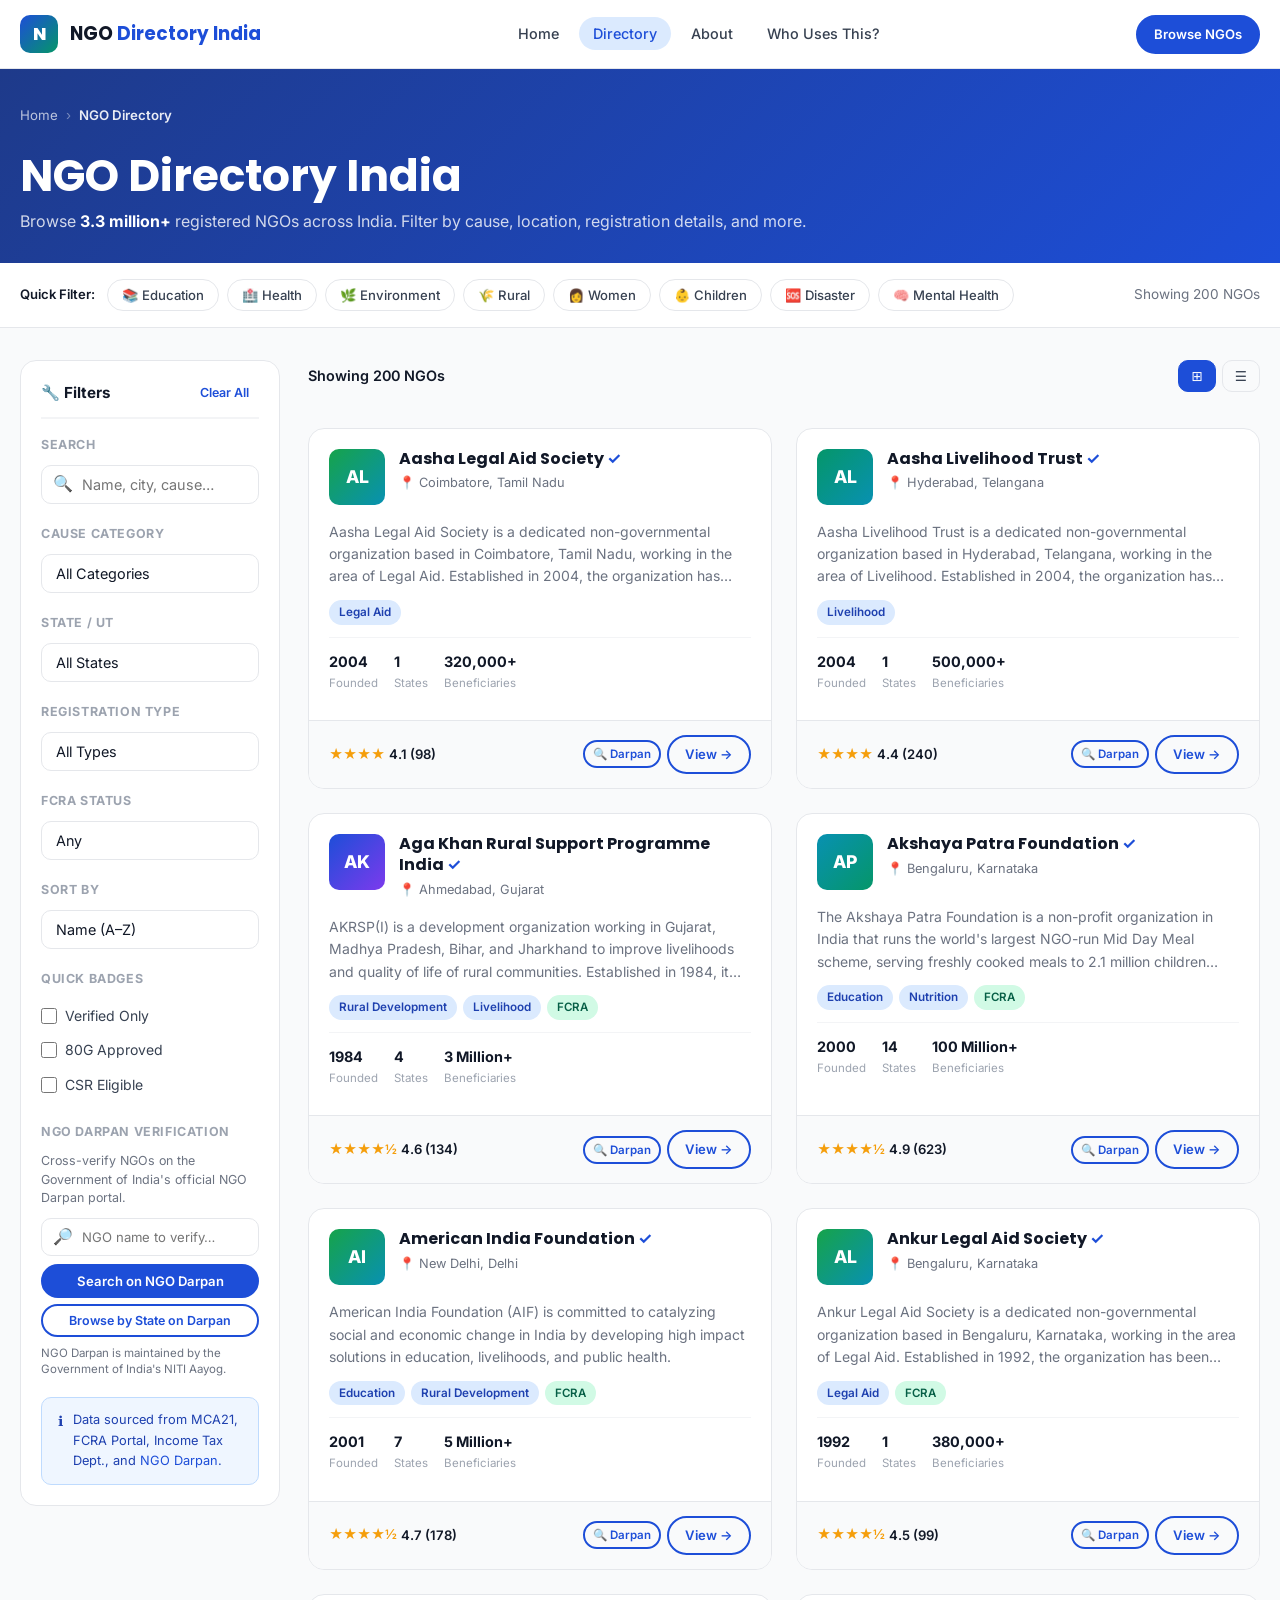
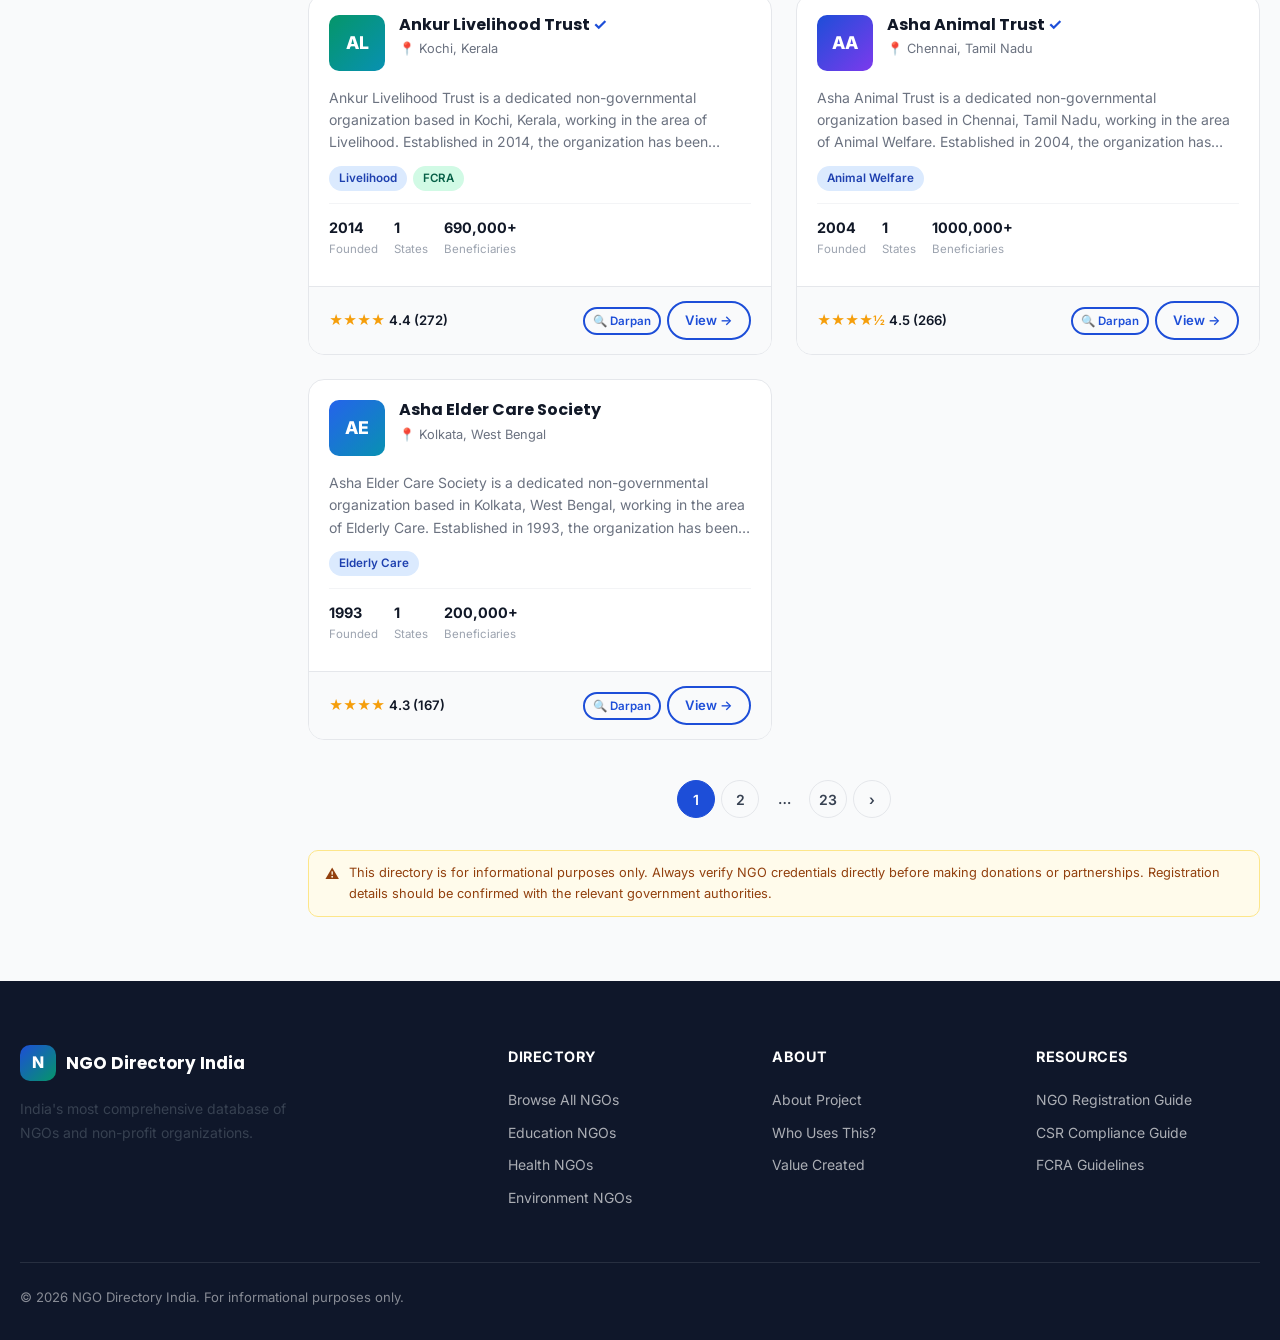
<file: directory.html>
<!DOCTYPE html>
<html lang="en">
<head>
  <meta charset="UTF-8">
  <meta name="viewport" content="width=device-width, initial-scale=1.0">
  <title>NGO Directory — Browse All NGOs in India</title>
  <meta name="description" content="Browse and filter thousands of NGOs across India. Search by cause, state, FCRA status, registration type, and more.">
  <link rel="preconnect" href="https://fonts.googleapis.com">
  <link rel="preconnect" href="https://fonts.gstatic.com" crossorigin>
  <link href="https://fonts.googleapis.com/css2?family=Inter:wght@400;500;600;700&family=Poppins:wght@600;700;800&display=swap" rel="stylesheet">
  <link rel="stylesheet" href="css/styles.css">
  <style>
    .directory-layout { display: grid; grid-template-columns: 260px 1fr; gap: 28px; align-items: start; }
    .sidebar-filters { position: sticky; top: 130px; background: #fff; border: 1px solid var(--border); border-radius: var(--radius-lg); padding: 20px; }
    .sidebar-filters-title { font-size: 0.95rem; font-weight: 700; margin-bottom: 16px; padding-bottom: 12px; border-bottom: 2px solid var(--border-light); display: flex; align-items: center; justify-content: space-between; }
    .filter-section { margin-bottom: 20px; }
    .filter-section-title { font-size: 0.78rem; font-weight: 700; color: var(--text-muted); text-transform: uppercase; letter-spacing: 0.6px; margin-bottom: 10px; }
    .sidebar-select { width: 100%; }
    .checkbox-item { display: flex; align-items: center; gap: 8px; padding: 6px 0; cursor: pointer; font-size: 0.875rem; color: var(--text-medium); }
    .checkbox-item input { width: 16px; height: 16px; accent-color: var(--primary); }
    .dir-header { margin-bottom: 28px; }
    .dir-header h1 { font-size: 1.6rem; margin-bottom: 6px; }
    .dir-controls { display: flex; align-items: center; justify-content: space-between; flex-wrap: wrap; gap: 12px; margin-bottom: 20px; }
    .dir-search-bar { display: flex; align-items: center; gap: 10px; background: #fff; border: 1.5px solid var(--border); border-radius: var(--radius-full); padding: 8px 16px; flex: 1; max-width: 440px; }
    .dir-search-bar input { flex: 1; border: none; outline: none; font-size: 0.9rem; }
    .sort-wrap { display: flex; align-items: center; gap: 8px; font-size: 0.85rem; color: var(--text-light); white-space: nowrap; }
    .active-filters { display: flex; gap: 8px; flex-wrap: wrap; margin-bottom: 16px; }
    .active-filter-chip { display: flex; align-items: center; gap: 6px; background: var(--primary-light); color: var(--primary-dark); padding: 4px 10px; border-radius: var(--radius-full); font-size: 0.78rem; font-weight: 600; }
    .active-filter-chip button { background: none; border: none; color: var(--primary); cursor: pointer; font-size: 1rem; line-height: 1; padding: 0; margin-left: 2px; }
    @media(max-width:900px) { .directory-layout { grid-template-columns: 1fr; } .sidebar-filters { position: static; } }
    .ngo-list-view { display: none; }
    .view-toggle { display: flex; gap: 6px; }
    .view-btn { padding: 7px 12px; border: 1.5px solid var(--border); border-radius: var(--radius); font-size: 0.85rem; color: var(--text-medium); cursor: pointer; transition: all var(--transition); }
    .view-btn.active { background: var(--primary); color: #fff; border-color: var(--primary); }
  </style>
</head>
<body data-page="directory">

<!-- ===== NAVBAR ===== -->
<nav class="navbar" role="navigation" aria-label="Main navigation">
  <div class="navbar-inner">
    <a href="index.html" class="navbar-brand" aria-label="NGO Directory India Home">
      <div class="navbar-logo" aria-hidden="true">N</div>
      <span class="navbar-name">NGO <span>Directory India</span></span>
    </a>
    <ul class="navbar-nav">
      <li><a href="index.html" class="nav-link">Home</a></li>
      <li><a href="directory.html" class="nav-link active" aria-current="page">Directory</a></li>
      <li><a href="about.html" class="nav-link">About</a></li>
      <li><a href="about.html#users" class="nav-link">Who Uses This?</a></li>
    </ul>
    <div class="navbar-actions">
      <a href="directory.html" class="btn btn-primary btn-sm">Browse NGOs</a>
      <button class="hamburger" id="hamburger" aria-label="Toggle menu">
        <span></span><span></span><span></span>
      </button>
    </div>
  </div>
  <div class="mobile-menu" id="mobile-menu">
    <a href="index.html" class="mobile-nav-link">Home</a>
    <a href="directory.html" class="mobile-nav-link active">Directory</a>
    <a href="about.html" class="mobile-nav-link">About</a>
  </div>
</nav>

<!-- ===== PAGE HERO ===== -->
<div style="background:linear-gradient(135deg,#1e3a8a,#1d4ed8);padding:36px 0 28px">
  <div class="container">
    <nav class="breadcrumb" aria-label="Breadcrumb">
      <a href="index.html">Home</a>
      <span class="breadcrumb-sep">›</span>
      <span class="breadcrumb-current">NGO Directory</span>
    </nav>
    <h1 style="color:#fff;margin-bottom:6px">NGO Directory India</h1>
    <p style="color:rgba(255,255,255,0.8);font-size:1rem">Browse <strong style="color:#fff">3.3 million+</strong> registered NGOs across India. Filter by cause, location, registration details, and more.</p>
  </div>
</div>

<!-- ===== FILTER CHIPS BAR ===== -->
<div class="filter-bar" role="navigation" aria-label="Category filters">
  <div class="container">
    <div class="filter-bar-inner">
      <span style="font-size:0.82rem;font-weight:600;color:var(--text-dark);white-space:nowrap">Quick Filter:</span>
      <div class="filter-chips" role="list">
        <button class="filter-chip" data-cat="Education" role="listitem">📚 Education</button>
        <button class="filter-chip" data-cat="Health" role="listitem">🏥 Health</button>
        <button class="filter-chip" data-cat="Environment" role="listitem">🌿 Environment</button>
        <button class="filter-chip" data-cat="Rural Development" role="listitem">🌾 Rural</button>
        <button class="filter-chip" data-cat="Women Empowerment" role="listitem">👩 Women</button>
        <button class="filter-chip" data-cat="Child Welfare" role="listitem">👶 Children</button>
        <button class="filter-chip" data-cat="Disaster Relief" role="listitem">🆘 Disaster</button>
        <button class="filter-chip" data-cat="Mental Health" role="listitem">🧠 Mental Health</button>
      </div>
      <span class="filter-count" id="result-count" aria-live="polite">Loading…</span>
    </div>
  </div>
</div>

<!-- ===== MAIN CONTENT ===== -->
<section style="padding:32px 0 64px;background:var(--bg-light)">
  <div class="container">
    <div class="directory-layout">

      <!-- SIDEBAR FILTERS -->
      <aside aria-label="Search and filter NGOs">
        <div class="sidebar-filters">
          <div class="sidebar-filters-title">
            <span>🔧 Filters</span>
            <button onclick="clearFilters()" class="btn btn-sm" style="font-size:0.78rem;color:var(--primary);padding:4px 10px">Clear All</button>
          </div>

          <!-- Search -->
          <div class="filter-section">
            <div class="filter-section-title">Search</div>
            <div class="search-input-wrap">
              <span class="search-icon">🔍</span>
              <input type="search" id="search-input" class="form-control" placeholder="Name, city, cause…" aria-label="Search NGOs">
            </div>
          </div>

          <!-- Cause Category -->
          <div class="filter-section">
            <div class="filter-section-title">Cause Category</div>
            <select id="filter-category" class="form-control filter-select sidebar-select" aria-label="Filter by cause category">
              <option value="">All Categories</option>
              <option value="Education">Education</option>
              <option value="Health">Health</option>
              <option value="Environment">Environment</option>
              <option value="Rural Development">Rural Development</option>
              <option value="Women Empowerment">Women Empowerment</option>
              <option value="Child Welfare">Child Welfare</option>
              <option value="Elderly Care">Elderly Care</option>
              <option value="Disaster Relief">Disaster Relief</option>
              <option value="Mental Health">Mental Health</option>
              <option value="Livelihood">Livelihood</option>
              <option value="Nutrition">Nutrition</option>
              <option value="Wildlife Conservation">Wildlife Conservation</option>
              <option value="Disability">Disability</option>
              <option value="Human Rights">Human Rights</option>
              <option value="Tribal Development">Tribal Development</option>
              <option value="Water &amp; Sanitation">Water &amp; Sanitation</option>
              <option value="Arts &amp; Culture">Arts &amp; Culture</option>
              <option value="Sports">Sports</option>
              <option value="Digital Literacy">Digital Literacy</option>
              <option value="Animal Welfare">Animal Welfare</option>
            </select>
          </div>

          <!-- State -->
          <div class="filter-section">
            <div class="filter-section-title">State / UT</div>
            <select id="filter-state" class="form-control filter-select sidebar-select" aria-label="Filter by state">
              <option value="">All States</option>
              <option>Andhra Pradesh</option>
              <option>Arunachal Pradesh</option>
              <option>Assam</option>
              <option>Bihar</option>
              <option>Chhattisgarh</option>
              <option>Goa</option>
              <option>Gujarat</option>
              <option>Haryana</option>
              <option>Himachal Pradesh</option>
              <option>Jharkhand</option>
              <option>Karnataka</option>
              <option>Kerala</option>
              <option>Madhya Pradesh</option>
              <option>Maharashtra</option>
              <option>Manipur</option>
              <option>Meghalaya</option>
              <option>Mizoram</option>
              <option>Nagaland</option>
              <option>Odisha</option>
              <option>Punjab</option>
              <option>Rajasthan</option>
              <option>Sikkim</option>
              <option>Tamil Nadu</option>
              <option>Telangana</option>
              <option>Tripura</option>
              <option>Uttar Pradesh</option>
              <option>Uttarakhand</option>
              <option>West Bengal</option>
              <option>Delhi</option>
              <option>Jammu &amp; Kashmir</option>
              <option>Ladakh</option>
              <option>Puducherry</option>
              <option>Chandigarh</option>
              <option>Andaman &amp; Nicobar Islands</option>
            </select>
          </div>

          <!-- Registration Type -->
          <div class="filter-section">
            <div class="filter-section-title">Registration Type</div>
            <select id="filter-type" class="form-control filter-select sidebar-select" aria-label="Filter by registration type">
              <option value="">All Types</option>
              <option value="Trust">Trust</option>
              <option value="Society">Society (Registered Society)</option>
              <option value="Section 8 Company">Section 8 Company</option>
            </select>
          </div>

          <!-- FCRA Status -->
          <div class="filter-section">
            <div class="filter-section-title">FCRA Status</div>
            <select id="filter-fcra" class="form-control filter-select sidebar-select" aria-label="Filter by FCRA status">
              <option value="">Any</option>
              <option value="yes">FCRA Registered</option>
              <option value="no">Not FCRA Registered</option>
            </select>
          </div>

          <!-- Sort -->
          <div class="filter-section">
            <div class="filter-section-title">Sort By</div>
            <select id="sort-select" class="form-control filter-select sidebar-select" aria-label="Sort NGOs">
              <option value="name">Name (A–Z)</option>
              <option value="name-desc">Name (Z–A)</option>
              <option value="rating">Highest Rated</option>
              <option value="year-asc">Founded (Oldest First)</option>
              <option value="year-desc">Founded (Newest First)</option>
            </select>
          </div>

          <!-- Additional Filters (info) -->
          <div class="filter-section">
            <div class="filter-section-title">Quick Badges</div>
            <label class="checkbox-item">
              <input type="checkbox" id="filter-verified"> Verified Only
            </label>
            <label class="checkbox-item">
              <input type="checkbox"> 80G Approved
            </label>
            <label class="checkbox-item">
              <input type="checkbox"> CSR Eligible
            </label>
          </div>

          <!-- NGO Darpan Integration -->
          <div class="filter-section" id="darpan-section">
            <div class="filter-section-title">NGO Darpan Verification</div>
            <p style="font-size:0.78rem;color:var(--text-light);line-height:1.5;margin-bottom:10px">
              Cross-verify NGOs on the Government of India's official NGO Darpan portal.
            </p>
            <div class="search-input-wrap" style="margin-bottom:8px">
              <span class="search-icon">🔎</span>
              <input type="text" id="darpan-search-input" class="form-control" placeholder="NGO name to verify…" aria-label="Search NGO on NGO Darpan" style="font-size:0.82rem">
            </div>
            <button onclick="searchOnDarpan()" class="btn btn-primary btn-sm" style="width:100%;justify-content:center;margin-bottom:6px">
              Search on NGO Darpan
            </button>
            <button onclick="openDarpanStatewise()" class="btn btn-outline btn-sm" style="width:100%;justify-content:center;font-size:0.78rem">
              Browse by State on Darpan
            </button>
            <p style="font-size:0.72rem;color:var(--text-light);margin-top:8px;line-height:1.4">
              NGO Darpan is maintained by the Government of India's NITI Aayog.
            </p>
          </div>

          <div class="notice notice-info">
            <span>ℹ️</span>
            <span style="font-size:0.8rem">Data sourced from MCA21, FCRA Portal, Income Tax Dept., and <a href="https://ngodarpan.gov.in" target="_blank" rel="noopener" style="color:var(--primary)">NGO Darpan</a>.</span>
          </div>
        </div>
      </aside>

      <!-- MAIN NGO GRID -->
      <main aria-label="NGO listings">
        <div class="dir-controls">
          <div>
            <span id="result-count-main" style="font-size:0.9rem;font-weight:600;color:var(--text-dark)" aria-live="polite">Loading NGOs…</span>
          </div>
          <div style="display:flex;gap:12px;align-items:center">
            <div class="view-toggle">
              <button class="view-btn active" onclick="setView('grid')" title="Grid view" aria-label="Grid view">⊞</button>
              <button class="view-btn" onclick="setView('list')" title="List view" aria-label="List view">☰</button>
            </div>
          </div>
        </div>

        <!-- Active Filters Display -->
        <div class="active-filters" id="active-filters" aria-label="Active filters"></div>

        <!-- NGO Grid -->
        <div class="ngo-grid" id="ngo-grid" role="list" aria-label="NGO listings" aria-live="polite">
          <div style="grid-column:1/-1;text-align:center;padding:60px 20px">
            <div style="font-size:2rem">⏳</div>
            <p style="color:var(--text-light);margin-top:8px">Loading NGOs…</p>
          </div>
        </div>

        <!-- Pagination -->
        <div id="pagination" class="pagination" role="navigation" aria-label="Page navigation"></div>

        <!-- Data Disclaimer -->
        <div class="notice notice-warn mt-6" style="margin-top:32px">
          <span>⚠️</span>
          <span style="font-size:0.8rem">This directory is for informational purposes only. Always verify NGO credentials directly before making donations or partnerships. Registration details should be confirmed with the relevant government authorities.</span>
        </div>
      </main>
    </div>
  </div>
</section>

<!-- ===== FOOTER ===== -->
<footer class="footer" role="contentinfo">
  <div class="container">
    <div class="footer-grid">
      <div class="footer-brand">
        <div class="footer-logo">
          <div class="footer-logo-icon">N</div>
          <span class="footer-logo-name">NGO Directory India</span>
        </div>
        <p class="footer-desc">India's most comprehensive database of NGOs and non-profit organizations.</p>
      </div>
      <div>
        <div class="footer-title">Directory</div>
        <a href="directory.html" class="footer-link">Browse All NGOs</a>
        <a href="directory.html?category=Education" class="footer-link">Education NGOs</a>
        <a href="directory.html?category=Health" class="footer-link">Health NGOs</a>
        <a href="directory.html?category=Environment" class="footer-link">Environment NGOs</a>
      </div>
      <div>
        <div class="footer-title">About</div>
        <a href="about.html" class="footer-link">About Project</a>
        <a href="about.html#users" class="footer-link">Who Uses This?</a>
        <a href="about.html#value" class="footer-link">Value Created</a>
      </div>
      <div>
        <div class="footer-title">Resources</div>
        <a href="#" class="footer-link">NGO Registration Guide</a>
        <a href="#" class="footer-link">CSR Compliance Guide</a>
        <a href="#" class="footer-link">FCRA Guidelines</a>
      </div>
    </div>
    <div class="footer-bottom">
      <p>© 2026 NGO Directory India. For informational purposes only.</p>
    </div>
  </div>
</footer>

<script src="js/app.js"></script>
<script>
function setView(type) {
  document.querySelectorAll('.view-btn').forEach(b => b.classList.remove('active'));
  event.target.classList.add('active');
  const grid = document.getElementById('ngo-grid');
  if (type === 'list') {
    grid.style.gridTemplateColumns = '1fr';
  } else {
    grid.style.gridTemplateColumns = '';
  }
}
// Update main result count
const origRender = window.updateResultCount;
document.addEventListener('DOMContentLoaded', () => {
  const observer = new MutationObserver(() => {
    const el = document.getElementById('result-count-main');
    const src = document.getElementById('result-count');
    if (el && src) el.textContent = src.textContent;
  });
  const src = document.getElementById('result-count');
  if (src) observer.observe(src, { childList: true, characterData: true, subtree: true });
});
</script>
</body>
</html>
</file>
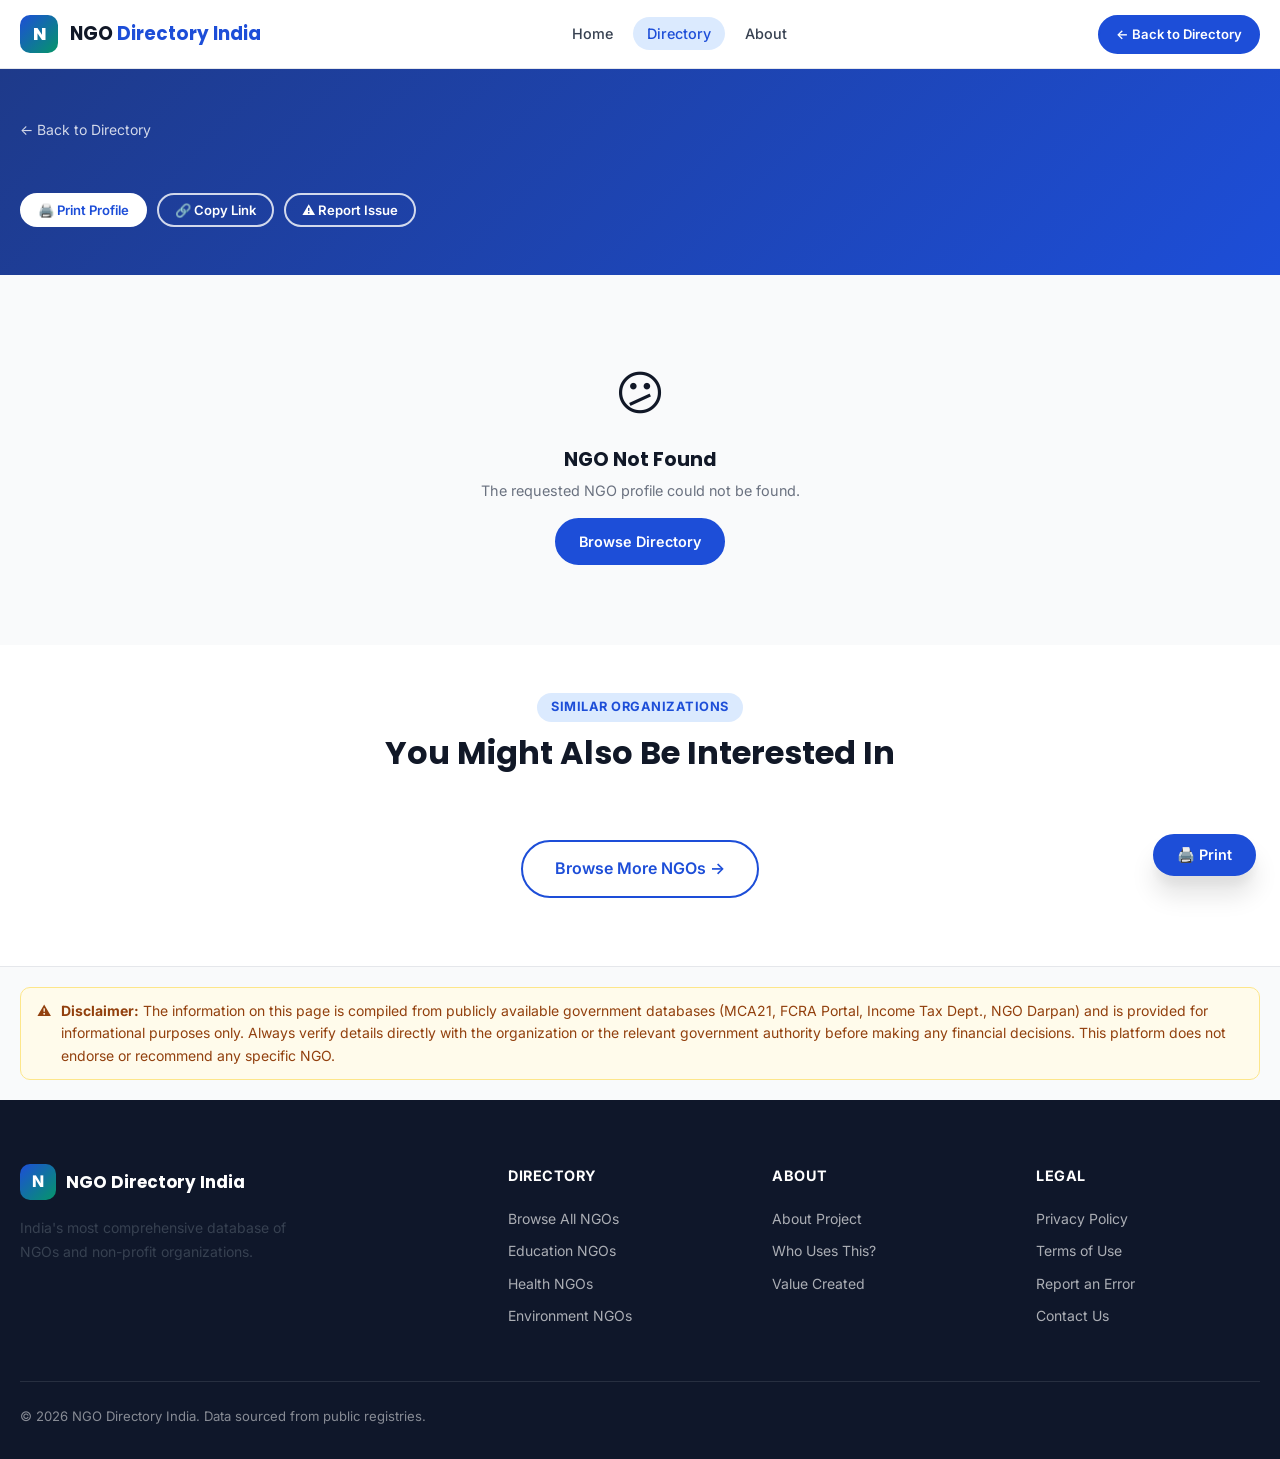
<file: ngo-profile.html>
<!DOCTYPE html>
<html lang="en">
<head>
  <meta charset="UTF-8">
  <meta name="viewport" content="width=device-width, initial-scale=1.0">
  <title>NGO Profile — NGO Directory India</title>
  <meta name="description" content="Complete profile of an Indian NGO including registration details, financial transparency, leadership, impact, and contact information.">
  <link rel="preconnect" href="https://fonts.googleapis.com">
  <link rel="preconnect" href="https://fonts.gstatic.com" crossorigin>
  <link href="https://fonts.googleapis.com/css2?family=Inter:wght@400;500;600;700&family=Poppins:wght@600;700;800&display=swap" rel="stylesheet">
  <link rel="stylesheet" href="css/styles.css">
  <style>
    .profile-actions { display: flex; gap: 10px; flex-wrap: wrap; margin-top: 16px; }
    .back-link { display: inline-flex; align-items: center; gap: 6px; color: rgba(255,255,255,0.8); font-size:0.875rem; margin-bottom: 12px; transition: color var(--transition); }
    .back-link:hover { color: #fff; }
    .tab-content { display: none; }
    .tab-content.active { display: block; }
    .rating-breakdown { display: flex; flex-direction: column; gap: 8px; margin-bottom: 16px; }
    .rating-row { display: flex; align-items: center; gap: 10px; font-size: 0.82rem; }
    .rating-bar { flex: 1; height: 6px; background: var(--border-light); border-radius: var(--radius-full); overflow: hidden; }
    .rating-bar-fill { height: 100%; background: var(--accent); border-radius: var(--radius-full); }
    .print-btn { position: fixed; bottom: 24px; right: 24px; z-index: 50; box-shadow: var(--shadow-xl); }
    @media print { .print-btn, .navbar, .footer { display: none !important; } }
    .sdg-legend { display: grid; grid-template-columns: repeat(auto-fill, minmax(200px, 1fr)); gap: 8px; margin-top: 12px; }
    .sdg-legend-item { display: flex; align-items: center; gap: 8px; font-size: 0.8rem; color: var(--text-medium); }
    .sdg-dot { width: 16px; height: 16px; border-radius: 4px; flex-shrink: 0; }
  </style>
</head>
<body data-page="profile">

<!-- ===== NAVBAR ===== -->
<nav class="navbar" role="navigation" aria-label="Main navigation">
  <div class="navbar-inner">
    <a href="index.html" class="navbar-brand" aria-label="NGO Directory India Home">
      <div class="navbar-logo" aria-hidden="true">N</div>
      <span class="navbar-name">NGO <span>Directory India</span></span>
    </a>
    <ul class="navbar-nav">
      <li><a href="index.html" class="nav-link">Home</a></li>
      <li><a href="directory.html" class="nav-link active">Directory</a></li>
      <li><a href="about.html" class="nav-link">About</a></li>
    </ul>
    <div class="navbar-actions">
      <a href="directory.html" class="btn btn-primary btn-sm">← Back to Directory</a>
      <button class="hamburger" id="hamburger" aria-label="Toggle menu">
        <span></span><span></span><span></span>
      </button>
    </div>
  </div>
  <div class="mobile-menu" id="mobile-menu">
    <a href="index.html" class="mobile-nav-link">Home</a>
    <a href="directory.html" class="mobile-nav-link active">Directory</a>
    <a href="about.html" class="mobile-nav-link">About</a>
  </div>
</nav>

<!-- ===== PROFILE HERO ===== -->
<div class="profile-hero">
  <div class="container">
    <a href="directory.html" class="back-link">← Back to Directory</a>
    <nav class="breadcrumb" id="profile-breadcrumb" aria-label="Breadcrumb">
      <!-- Rendered by JS -->
    </nav>
    <div class="profile-header" id="profile-header">
      <!-- Rendered by JS -->
    </div>
    <div class="profile-actions">
      <button class="btn btn-white btn-sm" onclick="window.print()">🖨️ Print Profile</button>
      <button class="btn btn-outline-white btn-sm" onclick="navigator.clipboard?.writeText(window.location.href);this.textContent='✅ Copied!'">🔗 Copy Link</button>
      <button class="btn btn-outline-white btn-sm" onclick="reportIssue()">⚠️ Report Issue</button>
    </div>
  </div>
</div>

<!-- ===== PROFILE BODY ===== -->
<div class="profile-body" id="profile-content">
  <div class="container">
    <!-- Tabs -->
    <div style="background:#fff;border-bottom:1px solid var(--border);position:sticky;top:68px;z-index:40">
      <div class="container" style="padding-top:0;padding-bottom:0">
        <div class="tabs" role="tablist">
          <button class="tab active" role="tab" aria-selected="true" onclick="switchTab('overview')">Overview</button>
          <button class="tab" role="tab" aria-selected="false" onclick="switchTab('financials')">Financials & Legal</button>
          <button class="tab" role="tab" aria-selected="false" onclick="switchTab('operations')">Operations</button>
          <button class="tab" role="tab" aria-selected="false" onclick="switchTab('contact')">Contact</button>
        </div>
      </div>
    </div>

    <div class="profile-layout">
      <!-- Main Content -->
      <div class="profile-main" id="profile-main">
        <!-- Rendered by JS -->
        <div style="text-align:center;padding:60px">
          <div style="font-size:2rem">⏳</div>
          <p style="color:var(--text-light);margin-top:8px">Loading NGO profile…</p>
        </div>
      </div>

      <!-- Sidebar -->
      <div class="profile-sidebar" id="profile-sidebar">
        <!-- Rendered by JS -->
      </div>
    </div>
  </div>
</div>

<!-- ===== RELATED NGOs (placeholder) ===== -->
<section style="background:#fff;padding:48px 0">
  <div class="container">
    <div class="section-header">
      <span class="eyebrow">Similar Organizations</span>
      <h2>You Might Also Be Interested In</h2>
    </div>
    <div class="ngo-grid" id="related-grid">
      <!-- Could be populated by JS with related NGOs -->
      <div style="grid-column:1/-1;text-align:center;padding:20px">
        <a href="directory.html" class="btn btn-outline btn-lg">Browse More NGOs →</a>
      </div>
    </div>
  </div>
</section>

<!-- ===== DISCLAIMER ===== -->
<div style="background:var(--bg-light);padding:20px 0;border-top:1px solid var(--border)">
  <div class="container">
    <div class="notice notice-warn">
      <span>⚠️</span>
      <div>
        <strong>Disclaimer:</strong> The information on this page is compiled from publicly available government databases (MCA21, FCRA Portal, Income Tax Dept., NGO Darpan) and is provided for informational purposes only.
        Always verify details directly with the organization or the relevant government authority before making any financial decisions.
        This platform does not endorse or recommend any specific NGO.
      </div>
    </div>
  </div>
</div>

<!-- ===== FOOTER ===== -->
<footer class="footer" role="contentinfo">
  <div class="container">
    <div class="footer-grid">
      <div class="footer-brand">
        <div class="footer-logo">
          <div class="footer-logo-icon">N</div>
          <span class="footer-logo-name">NGO Directory India</span>
        </div>
        <p class="footer-desc">India's most comprehensive database of NGOs and non-profit organizations.</p>
      </div>
      <div>
        <div class="footer-title">Directory</div>
        <a href="directory.html" class="footer-link">Browse All NGOs</a>
        <a href="directory.html?category=Education" class="footer-link">Education NGOs</a>
        <a href="directory.html?category=Health" class="footer-link">Health NGOs</a>
        <a href="directory.html?category=Environment" class="footer-link">Environment NGOs</a>
      </div>
      <div>
        <div class="footer-title">About</div>
        <a href="about.html" class="footer-link">About Project</a>
        <a href="about.html#users" class="footer-link">Who Uses This?</a>
        <a href="about.html#value" class="footer-link">Value Created</a>
      </div>
      <div>
        <div class="footer-title">Legal</div>
        <a href="#" class="footer-link">Privacy Policy</a>
        <a href="#" class="footer-link">Terms of Use</a>
        <a href="#" class="footer-link">Report an Error</a>
        <a href="#" class="footer-link">Contact Us</a>
      </div>
    </div>
    <div class="footer-bottom">
      <p>© 2026 NGO Directory India. Data sourced from public registries.</p>
    </div>
  </div>
</footer>

<!-- Print FAB -->
<button class="btn btn-primary print-btn" onclick="window.print()" title="Print this profile" aria-label="Print NGO profile">
  🖨️ Print
</button>

<script src="js/app.js"></script>
<script>
function switchTab(tab) {
  document.querySelectorAll('.tab').forEach(t => { t.classList.remove('active'); t.setAttribute('aria-selected','false'); });
  event.target.classList.add('active');
  event.target.setAttribute('aria-selected','true');
  // Basic tab scroll — in a full implementation, tab panels would be separate sections
  const sections = {
    overview: 'profile-main',
    financials: 'profile-main',
    operations: 'profile-main',
    contact: 'profile-sidebar'
  };
  const el = document.getElementById(sections[tab]);
  if (el) el.scrollIntoView({ behavior: 'smooth', block: 'start' });
}

function reportIssue() {
  alert('To report incorrect information about this NGO, please email corrections@ngodirectory.in with the NGO name and details of the correction needed.');
}
</script>
</body>
</html>
</file>
<file: css/styles.css>
/* ============================================================
   NGO Directory India — Main Stylesheet
   ============================================================ */

/* ---- CSS Custom Properties ---- */
:root {
  --primary: #1d4ed8;
  --primary-dark: #1e40af;
  --primary-light: #dbeafe;
  --secondary: #059669;
  --secondary-light: #d1fae5;
  --accent: #f59e0b;
  --accent-light: #fef3c7;
  --danger: #dc2626;
  --text-dark: #111827;
  --text-medium: #374151;
  --text-light: #6b7280;
  --text-muted: #9ca3af;
  --border: #e5e7eb;
  --border-light: #f3f4f6;
  --bg-white: #ffffff;
  --bg-light: #f9fafb;
  --bg-card: #ffffff;
  --shadow-sm: 0 1px 2px rgba(0,0,0,0.05);
  --shadow: 0 1px 3px rgba(0,0,0,0.1), 0 1px 2px rgba(0,0,0,0.06);
  --shadow-md: 0 4px 6px rgba(0,0,0,0.07), 0 2px 4px rgba(0,0,0,0.06);
  --shadow-lg: 0 10px 15px rgba(0,0,0,0.1), 0 4px 6px rgba(0,0,0,0.05);
  --shadow-xl: 0 20px 25px rgba(0,0,0,0.1), 0 10px 10px rgba(0,0,0,0.04);
  --radius-sm: 6px;
  --radius: 10px;
  --radius-lg: 16px;
  --radius-xl: 24px;
  --radius-full: 9999px;
  --font-sans: 'Inter', system-ui, -apple-system, sans-serif;
  --font-display: 'Poppins', 'Inter', sans-serif;
  --transition: 0.2s ease;
  --transition-slow: 0.35s ease;
}

/* ---- Reset & Base ---- */
*, *::before, *::after { box-sizing: border-box; margin: 0; padding: 0; }
html { scroll-behavior: smooth; }
body {
  font-family: var(--font-sans);
  color: var(--text-dark);
  background: var(--bg-light);
  line-height: 1.6;
  font-size: 16px;
  -webkit-font-smoothing: antialiased;
}
a { color: var(--primary); text-decoration: none; transition: color var(--transition); }
a:hover { color: var(--primary-dark); }
img { max-width: 100%; display: block; }
ul { list-style: none; }
button { cursor: pointer; font-family: var(--font-sans); border: none; background: none; }
input, select, textarea { font-family: var(--font-sans); }

/* ---- Typography ---- */
h1, h2, h3, h4, h5, h6 { font-family: var(--font-display); font-weight: 700; line-height: 1.2; color: var(--text-dark); }
h1 { font-size: clamp(1.75rem, 4vw, 2.75rem); }
h2 { font-size: clamp(1.4rem, 3vw, 2rem); }
h3 { font-size: clamp(1.1rem, 2vw, 1.4rem); }
h4 { font-size: 1.1rem; }
p { color: var(--text-medium); }

/* ---- Layout Utilities ---- */
.container { max-width: 1280px; margin: 0 auto; padding: 0 20px; }
.section { padding: 64px 0; }
.section-sm { padding: 40px 0; }
.grid-2 { display: grid; grid-template-columns: repeat(2, 1fr); gap: 24px; }
.grid-3 { display: grid; grid-template-columns: repeat(3, 1fr); gap: 24px; }
.grid-4 { display: grid; grid-template-columns: repeat(4, 1fr); gap: 20px; }
.flex { display: flex; }
.flex-center { display: flex; align-items: center; justify-content: center; }
.flex-between { display: flex; align-items: center; justify-content: space-between; }
.gap-2 { gap: 8px; }
.gap-3 { gap: 12px; }
.gap-4 { gap: 16px; }
.gap-6 { gap: 24px; }
.text-center { text-align: center; }
.text-right { text-align: right; }
.mt-2 { margin-top: 8px; }
.mt-4 { margin-top: 16px; }
.mt-6 { margin-top: 24px; }
.mb-2 { margin-bottom: 8px; }
.mb-4 { margin-bottom: 16px; }
.mb-6 { margin-bottom: 24px; }
.hidden { display: none !important; }

/* ---- Buttons ---- */
.btn {
  display: inline-flex; align-items: center; gap: 8px;
  padding: 10px 22px; border-radius: var(--radius-full);
  font-size: 0.9rem; font-weight: 600; transition: all var(--transition);
  white-space: nowrap; cursor: pointer;
}
.btn-primary {
  background: var(--primary); color: #fff; border: 2px solid var(--primary);
}
.btn-primary:hover { background: var(--primary-dark); border-color: var(--primary-dark); color: #fff; transform: translateY(-1px); box-shadow: var(--shadow-md); }
.btn-secondary { background: var(--secondary); color: #fff; border: 2px solid var(--secondary); }
.btn-secondary:hover { background: #047857; border-color: #047857; color: #fff; transform: translateY(-1px); }
.btn-outline { background: transparent; color: var(--primary); border: 2px solid var(--primary); }
.btn-outline:hover { background: var(--primary); color: #fff; }
.btn-outline-white { background: transparent; color: #fff; border: 2px solid rgba(255,255,255,0.8); }
.btn-outline-white:hover { background: rgba(255,255,255,0.15); color: #fff; }
.btn-white { background: #fff; color: var(--primary); border: 2px solid #fff; }
.btn-white:hover { background: var(--primary-light); color: var(--primary-dark); }
.btn-sm { padding: 7px 16px; font-size: 0.82rem; }
.btn-lg { padding: 14px 32px; font-size: 1rem; }
.btn-icon { padding: 10px; border-radius: var(--radius-full); }

/* ---- Badge / Tags ---- */
.badge {
  display: inline-flex; align-items: center; gap: 4px;
  padding: 3px 10px; border-radius: var(--radius-full);
  font-size: 0.75rem; font-weight: 600; white-space: nowrap;
}
.badge-primary { background: var(--primary-light); color: var(--primary-dark); }
.badge-success { background: var(--secondary-light); color: #065f46; }
.badge-warning { background: var(--accent-light); color: #92400e; }
.badge-danger { background: #fee2e2; color: #991b1b; }
.badge-gray { background: #f3f4f6; color: #374151; }
.badge-purple { background: #ede9fe; color: #5b21b6; }

/* ---- Cards ---- */
.card {
  background: var(--bg-card); border-radius: var(--radius-lg);
  border: 1px solid var(--border); overflow: hidden;
  transition: all var(--transition-slow);
}
.card:hover { box-shadow: var(--shadow-xl); transform: translateY(-4px); }
.card-body { padding: 24px; }
.card-footer { padding: 16px 24px; background: var(--bg-light); border-top: 1px solid var(--border); }

/* ---- Navigation ---- */
.navbar {
  position: sticky; top: 0; z-index: 100;
  background: rgba(255,255,255,0.97); backdrop-filter: blur(12px);
  border-bottom: 1px solid var(--border);
  padding: 0; transition: box-shadow var(--transition);
}
.navbar.scrolled { box-shadow: var(--shadow-md); }
.navbar-inner {
  display: flex; align-items: center; justify-content: space-between;
  height: 68px; max-width: 1280px; margin: 0 auto; padding: 0 20px;
}
.navbar-brand { display: flex; align-items: center; gap: 12px; text-decoration: none; }
.navbar-logo {
  width: 38px; height: 38px; border-radius: var(--radius);
  background: linear-gradient(135deg, var(--primary), var(--secondary));
  display: flex; align-items: center; justify-content: center;
  color: #fff; font-weight: 800; font-size: 1.1rem; font-family: var(--font-display);
}
.navbar-name { font-family: var(--font-display); font-weight: 700; font-size: 1.15rem; color: var(--text-dark); }
.navbar-name span { color: var(--primary); }
.navbar-nav { display: flex; align-items: center; gap: 6px; }
.nav-link {
  padding: 8px 14px; border-radius: var(--radius-full);
  color: var(--text-medium); font-weight: 500; font-size: 0.9rem;
  transition: all var(--transition);
}
.nav-link:hover, .nav-link.active { color: var(--primary); background: var(--primary-light); }
.navbar-actions { display: flex; align-items: center; gap: 10px; }
.hamburger { display: none; flex-direction: column; gap: 5px; padding: 8px; cursor: pointer; }
.hamburger span { width: 22px; height: 2px; background: var(--text-dark); border-radius: 2px; transition: all var(--transition); }
.mobile-menu { display: none; background: #fff; border-top: 1px solid var(--border); padding: 16px 20px; }
.mobile-menu.open { display: block; }
.mobile-nav-link { display: block; padding: 12px 16px; color: var(--text-medium); font-weight: 500; border-radius: var(--radius); margin-bottom: 4px; }
.mobile-nav-link:hover, .mobile-nav-link.active { background: var(--primary-light); color: var(--primary); }

/* ---- Hero ---- */
.hero {
  background: linear-gradient(135deg, #1e3a8a 0%, #1d4ed8 40%, #0891b2 80%, #059669 100%);
  padding: 96px 0 80px; position: relative; overflow: hidden;
}
.hero::before {
  content: '';
  position: absolute; inset: 0;
  background: url("data:image/svg+xml,%3Csvg width='60' height='60' viewBox='0 0 60 60' xmlns='http://www.w3.org/2000/svg'%3E%3Cg fill='none' fill-rule='evenodd'%3E%3Cg fill='%23ffffff' fill-opacity='0.04'%3E%3Cpath d='M36 34v-4h-2v4h-4v2h4v4h2v-4h4v-2h-4zm0-30V0h-2v4h-4v2h4v4h2V6h4V4h-4zM6 34v-4H4v4H0v2h4v4h2v-4h4v-2H6zM6 4V0H4v4H0v2h4v4h2V6h4V4H6z'/%3E%3C/g%3E%3C/g%3E%3C/svg%3E");
}
.hero-content { position: relative; z-index: 1; max-width: 800px; margin: 0 auto; text-align: center; }
.hero-eyebrow {
  display: inline-flex; align-items: center; gap: 8px;
  background: rgba(255,255,255,0.15); color: rgba(255,255,255,0.95);
  padding: 6px 16px; border-radius: var(--radius-full);
  font-size: 0.85rem; font-weight: 600; margin-bottom: 24px;
  border: 1px solid rgba(255,255,255,0.2);
}
.hero h1 { color: #fff; margin-bottom: 20px; text-shadow: 0 2px 4px rgba(0,0,0,0.1); }
.hero p { color: rgba(255,255,255,0.85); font-size: 1.15rem; margin-bottom: 36px; max-width: 600px; margin-left: auto; margin-right: auto; }
.hero-search {
  background: #fff; border-radius: var(--radius-xl);
  padding: 8px 8px 8px 20px;
  display: flex; align-items: center; gap: 12px;
  box-shadow: var(--shadow-xl); max-width: 640px; margin: 0 auto;
}
.hero-search input {
  flex: 1; border: none; outline: none; font-size: 1rem; color: var(--text-dark);
  background: transparent;
}
.hero-search input::placeholder { color: var(--text-muted); }
.hero-stats { display: flex; align-items: center; justify-content: center; gap: 40px; margin-top: 48px; flex-wrap: wrap; }
.hero-stat { text-align: center; }
.hero-stat-number { font-size: 2rem; font-weight: 800; color: #fff; font-family: var(--font-display); }
.hero-stat-label { font-size: 0.8rem; color: rgba(255,255,255,0.75); margin-top: 4px; font-weight: 500; }
.hero-divider { width: 1px; height: 50px; background: rgba(255,255,255,0.25); }

/* ---- Filter Bar ---- */
.filter-bar {
  background: #fff; border-bottom: 1px solid var(--border);
  padding: 16px 0; position: sticky; top: 68px; z-index: 50;
}
.filter-bar-inner { display: flex; align-items: center; gap: 12px; flex-wrap: wrap; }
.filter-select {
  padding: 8px 36px 8px 14px; border: 1.5px solid var(--border);
  border-radius: var(--radius-full); font-size: 0.875rem; color: var(--text-medium);
  background: #fff url("data:image/svg+xml,%3Csvg xmlns='http://www.w3.org/2000/svg' width='12' height='12' viewBox='0 0 24 24' fill='none' stroke='%236b7280' stroke-width='2'%3E%3Cpolyline points='6 9 12 15 18 9'%3E%3C/polyline%3E%3C/svg%3E") no-repeat right 12px center;
  -webkit-appearance: none; appearance: none; cursor: pointer;
  transition: border-color var(--transition);
}
.filter-select:focus { outline: none; border-color: var(--primary); }
.filter-chips { display: flex; gap: 8px; flex-wrap: wrap; }
.filter-chip {
  padding: 7px 14px; border-radius: var(--radius-full); font-size: 0.82rem; font-weight: 500;
  border: 1.5px solid var(--border); color: var(--text-medium); cursor: pointer;
  transition: all var(--transition); white-space: nowrap; background: #fff;
}
.filter-chip:hover, .filter-chip.active { background: var(--primary); color: #fff; border-color: var(--primary); }
.filter-count { margin-left: auto; font-size: 0.85rem; color: var(--text-light); white-space: nowrap; }

/* ---- NGO Cards ---- */
.ngo-grid { display: grid; grid-template-columns: repeat(auto-fill, minmax(330px, 1fr)); gap: 24px; }
.ngo-card {
  background: #fff; border-radius: var(--radius-lg);
  border: 1px solid var(--border); overflow: hidden;
  transition: all var(--transition-slow); display: flex; flex-direction: column;
}
.ngo-card:hover { box-shadow: var(--shadow-xl); transform: translateY(-4px); border-color: transparent; }
.ngo-card-header { padding: 20px 20px 16px; display: flex; align-items: flex-start; gap: 14px; }
.ngo-logo {
  width: 56px; height: 56px; border-radius: var(--radius);
  object-fit: cover; flex-shrink: 0;
  border: 1px solid var(--border);
}
.ngo-logo-placeholder {
  width: 56px; height: 56px; border-radius: var(--radius);
  background: linear-gradient(135deg, var(--primary), var(--secondary));
  display: flex; align-items: center; justify-content: center;
  color: #fff; font-weight: 800; font-size: 1.1rem; flex-shrink: 0;
}
.ngo-card-title-area { flex: 1; min-width: 0; }
.ngo-name { font-size: 1rem; font-weight: 700; color: var(--text-dark); margin-bottom: 4px; line-height: 1.3; }
.ngo-location { display: flex; align-items: center; gap: 4px; font-size: 0.8rem; color: var(--text-light); }
.ngo-verified { color: var(--primary); }
.ngo-card-body { padding: 0 20px 16px; flex: 1; }
.ngo-description { font-size: 0.875rem; color: var(--text-light); line-height: 1.6; display: -webkit-box; -webkit-line-clamp: 3; -webkit-box-orient: vertical; overflow: hidden; margin-bottom: 12px; }
.ngo-tags { display: flex; gap: 6px; flex-wrap: wrap; margin-bottom: 12px; }
.ngo-tag { padding: 3px 10px; background: var(--primary-light); color: var(--primary-dark); border-radius: var(--radius-full); font-size: 0.73rem; font-weight: 600; }
.ngo-stats-row { display: flex; gap: 16px; padding: 12px 0; border-top: 1px solid var(--border-light); }
.ngo-stat-item { display: flex; flex-direction: column; }
.ngo-stat-val { font-size: 0.9rem; font-weight: 700; color: var(--text-dark); }
.ngo-stat-key { font-size: 0.72rem; color: var(--text-muted); margin-top: 1px; }
.ngo-card-footer {
  padding: 14px 20px; background: var(--bg-light);
  border-top: 1px solid var(--border);
  display: flex; align-items: center; justify-content: space-between;
}
.ngo-rating { display: flex; align-items: center; gap: 4px; font-size: 0.82rem; font-weight: 600; color: var(--text-dark); }
.ngo-rating .stars { color: #f59e0b; font-size: 0.85rem; }
.ngo-year { font-size: 0.78rem; color: var(--text-muted); }
.ngo-fcra { display: flex; align-items: center; gap: 4px; font-size: 0.75rem; font-weight: 600; color: var(--secondary); }

/* ---- NGO Profile Page ---- */
.profile-hero {
  background: linear-gradient(135deg, #1e3a8a, #1d4ed8);
  color: #fff; padding: 48px 0;
}
.profile-header { display: flex; align-items: flex-start; gap: 24px; }
.profile-logo {
  width: 96px; height: 96px; border-radius: var(--radius-lg);
  background: #fff; border: 3px solid rgba(255,255,255,0.3);
  object-fit: cover; flex-shrink: 0;
}
.profile-logo-placeholder {
  width: 96px; height: 96px; border-radius: var(--radius-lg);
  background: rgba(255,255,255,0.2); border: 3px solid rgba(255,255,255,0.3);
  display: flex; align-items: center; justify-content: center;
  color: #fff; font-weight: 800; font-size: 2rem; flex-shrink: 0;
}
.profile-title { color: #fff; margin-bottom: 8px; }
.profile-tagline { color: rgba(255,255,255,0.85); font-size: 1rem; margin-bottom: 12px; }
.profile-badges { display: flex; gap: 8px; flex-wrap: wrap; }
.profile-badge { background: rgba(255,255,255,0.15); color: rgba(255,255,255,0.95); padding: 4px 12px; border-radius: var(--radius-full); font-size: 0.78rem; font-weight: 600; border: 1px solid rgba(255,255,255,0.25); }

.profile-body { background: var(--bg-light); }
.profile-layout { display: grid; grid-template-columns: 1fr 340px; gap: 28px; padding: 32px 0; }
.profile-main { display: flex; flex-direction: column; gap: 24px; }
.profile-sidebar { display: flex; flex-direction: column; gap: 20px; }
.info-card { background: #fff; border-radius: var(--radius-lg); border: 1px solid var(--border); padding: 24px; }
.info-card-title { font-size: 1rem; font-weight: 700; color: var(--text-dark); margin-bottom: 16px; padding-bottom: 12px; border-bottom: 2px solid var(--border-light); display: flex; align-items: center; gap: 8px; }
.info-row { display: flex; align-items: flex-start; padding: 10px 0; border-bottom: 1px solid var(--border-light); }
.info-row:last-child { border-bottom: none; }
.info-label { font-size: 0.82rem; color: var(--text-muted); font-weight: 600; width: 160px; flex-shrink: 0; padding-top: 2px; text-transform: uppercase; letter-spacing: 0.5px; }
.info-value { font-size: 0.9rem; color: var(--text-dark); flex: 1; }
.sdg-grid { display: flex; flex-wrap: wrap; gap: 8px; }
.sdg-badge {
  display: flex; align-items: center; gap: 6px;
  padding: 6px 12px; border-radius: var(--radius);
  font-size: 0.78rem; font-weight: 600; color: #fff;
}
.achievement-list { list-style: none; display: flex; flex-direction: column; gap: 10px; }
.achievement-item { display: flex; gap: 10px; align-items: flex-start; font-size: 0.9rem; color: var(--text-medium); }
.achievement-item::before { content: '✓'; color: var(--secondary); font-weight: 700; flex-shrink: 0; margin-top: 1px; }
.state-grid { display: flex; flex-wrap: wrap; gap: 6px; }
.state-chip { padding: 4px 10px; background: var(--bg-light); border: 1px solid var(--border); border-radius: var(--radius-full); font-size: 0.77rem; color: var(--text-medium); }
.stat-blocks { display: grid; grid-template-columns: repeat(2, 1fr); gap: 12px; }
.stat-block { background: var(--bg-light); border-radius: var(--radius); padding: 16px; text-align: center; }
.stat-block-value { font-size: 1.3rem; font-weight: 800; color: var(--primary); font-family: var(--font-display); }
.stat-block-label { font-size: 0.75rem; color: var(--text-light); margin-top: 4px; }

/* ---- Stats Section ---- */
.stats-section { background: linear-gradient(135deg, #1e3a8a, #1d4ed8); padding: 64px 0; }
.stats-grid { display: grid; grid-template-columns: repeat(4, 1fr); gap: 32px; }
.stat-item { text-align: center; }
.stat-number { font-size: 2.5rem; font-weight: 800; color: #fff; font-family: var(--font-display); }
.stat-suffix { color: rgba(255,255,255,0.8); font-size: 1.5rem; }
.stat-label { color: rgba(255,255,255,0.75); font-size: 0.9rem; margin-top: 8px; }
.stat-divider { width: 1px; background: rgba(255,255,255,0.2); }

/* ---- Categories Section ---- */
.categories-grid { display: grid; grid-template-columns: repeat(auto-fill, minmax(180px, 1fr)); gap: 16px; }
.category-card {
  background: #fff; border-radius: var(--radius-lg);
  border: 1px solid var(--border); padding: 20px;
  text-align: center; cursor: pointer;
  transition: all var(--transition-slow);
}
.category-card:hover { border-color: var(--primary); box-shadow: var(--shadow-md); transform: translateY(-2px); }
.category-card.active { border-color: var(--primary); background: var(--primary-light); }
.category-icon { font-size: 2rem; margin-bottom: 10px; }
.category-name { font-size: 0.85rem; font-weight: 600; color: var(--text-dark); margin-bottom: 4px; }
.category-count { font-size: 0.78rem; color: var(--text-light); }

/* ---- Section Header ---- */
.section-header { text-align: center; margin-bottom: 48px; }
.section-header .eyebrow {
  display: inline-block; background: var(--primary-light); color: var(--primary);
  padding: 4px 14px; border-radius: var(--radius-full);
  font-size: 0.8rem; font-weight: 700; text-transform: uppercase; letter-spacing: 0.5px;
  margin-bottom: 12px;
}
.section-header h2 { margin-bottom: 12px; }
.section-header p { max-width: 560px; margin: 0 auto; color: var(--text-light); }

/* ---- Form Controls ---- */
.form-group { margin-bottom: 20px; }
.form-label { display: block; font-size: 0.85rem; font-weight: 600; color: var(--text-dark); margin-bottom: 6px; }
.form-control {
  width: 100%; padding: 10px 14px; border: 1.5px solid var(--border);
  border-radius: var(--radius); font-size: 0.9rem; color: var(--text-dark);
  background: #fff; transition: border-color var(--transition);
}
.form-control:focus { outline: none; border-color: var(--primary); box-shadow: 0 0 0 3px rgba(29,78,216,0.08); }
.search-input-wrap { position: relative; }
.search-input-wrap input { padding-left: 40px; }
.search-icon { position: absolute; left: 12px; top: 50%; transform: translateY(-50%); color: var(--text-muted); font-size: 1rem; }

/* ---- About Page ---- */
.user-card {
  background: #fff; border-radius: var(--radius-lg);
  border: 1px solid var(--border); padding: 28px;
  border-top: 4px solid var(--primary);
  transition: all var(--transition-slow);
}
.user-card:hover { box-shadow: var(--shadow-lg); transform: translateY(-3px); }
.user-icon { font-size: 2.5rem; margin-bottom: 14px; }
.user-title { font-size: 1.1rem; font-weight: 700; margin-bottom: 8px; }
.user-desc { font-size: 0.88rem; color: var(--text-light); line-height: 1.6; margin-bottom: 14px; }
.user-values { list-style: none; }
.user-values li { font-size: 0.83rem; color: var(--text-medium); padding: 4px 0; display: flex; gap: 8px; align-items: flex-start; }
.user-values li::before { content: '→'; color: var(--primary); flex-shrink: 0; font-weight: 700; }
.value-card {
  background: #fff; border-radius: var(--radius-lg);
  border: 1px solid var(--border); padding: 24px;
  display: flex; flex-direction: column; gap: 12px;
}
.value-icon-wrap {
  width: 48px; height: 48px; border-radius: var(--radius);
  background: var(--primary-light); display: flex; align-items: center; justify-content: center;
  font-size: 1.5rem;
}
.value-title { font-size: 1rem; font-weight: 700; color: var(--text-dark); }
.value-desc { font-size: 0.875rem; color: var(--text-light); line-height: 1.6; }

/* ---- Sidebar Widgets ---- */
.sidebar-widget { background: #fff; border-radius: var(--radius-lg); border: 1px solid var(--border); padding: 20px; }
.sidebar-widget-title { font-size: 0.9rem; font-weight: 700; margin-bottom: 14px; color: var(--text-dark); }
.contact-item { display: flex; align-items: flex-start; gap: 10px; padding: 8px 0; border-bottom: 1px solid var(--border-light); font-size: 0.875rem; }
.contact-item:last-child { border-bottom: none; }
.contact-icon { font-size: 1rem; margin-top: 1px; flex-shrink: 0; }
.social-links { display: flex; gap: 8px; flex-wrap: wrap; }
.social-link {
  padding: 7px 14px; border-radius: var(--radius-full);
  font-size: 0.8rem; font-weight: 600; border: 1.5px solid var(--border);
  color: var(--text-medium); transition: all var(--transition);
}
.social-link:hover { background: var(--primary); color: #fff; border-color: var(--primary); }
.donate-card {
  background: linear-gradient(135deg, #1e3a8a, #1d4ed8);
  color: #fff; border-radius: var(--radius-lg); padding: 24px; text-align: center;
}
.donate-card h4 { color: #fff; margin-bottom: 8px; }
.donate-card p { color: rgba(255,255,255,0.8); font-size: 0.85rem; margin-bottom: 16px; }

/* ---- Map Section ---- */
.map-placeholder {
  background: linear-gradient(135deg, #e0f2fe, #dbeafe);
  border-radius: var(--radius-lg); border: 1px solid #bfdbfe;
  height: 300px; display: flex; align-items: center; justify-content: center;
  flex-direction: column; gap: 8px; color: var(--primary);
}

/* ---- Pagination ---- */
.pagination { display: flex; align-items: center; justify-content: center; gap: 6px; margin-top: 40px; }
.page-btn {
  width: 38px; height: 38px; border-radius: var(--radius-full);
  display: flex; align-items: center; justify-content: center;
  font-size: 0.875rem; font-weight: 600; border: 1.5px solid var(--border);
  color: var(--text-medium); cursor: pointer; transition: all var(--transition);
}
.page-btn:hover, .page-btn.active { background: var(--primary); color: #fff; border-color: var(--primary); }

/* ---- Footer ---- */
.footer {
  background: #0f172a; color: rgba(255,255,255,0.8);
  padding: 64px 0 32px;
}
.footer-grid { display: grid; grid-template-columns: 2fr 1fr 1fr 1fr; gap: 40px; margin-bottom: 48px; }
.footer-brand { max-width: 300px; }
.footer-logo { display: flex; align-items: center; gap: 10px; margin-bottom: 16px; }
.footer-logo-icon {
  width: 36px; height: 36px; border-radius: var(--radius);
  background: linear-gradient(135deg, var(--primary), var(--secondary));
  display: flex; align-items: center; justify-content: center;
  color: #fff; font-weight: 800; font-size: 1rem;
}
.footer-logo-name { font-family: var(--font-display); font-weight: 700; color: #fff; font-size: 1.05rem; }
.footer-desc { font-size: 0.875rem; line-height: 1.7; margin-bottom: 20px; }
.footer-title { color: #fff; font-size: 0.9rem; font-weight: 700; margin-bottom: 16px; text-transform: uppercase; letter-spacing: 0.5px; }
.footer-link { display: block; color: rgba(255,255,255,0.65); font-size: 0.875rem; padding: 5px 0; transition: color var(--transition); }
.footer-link:hover { color: #fff; }
.footer-bottom { border-top: 1px solid rgba(255,255,255,0.1); padding-top: 24px; display: flex; align-items: center; justify-content: space-between; flex-wrap: wrap; gap: 12px; }
.footer-bottom p { font-size: 0.82rem; color: rgba(255,255,255,0.5); }
.footer-social { display: flex; gap: 8px; }
.footer-social-link {
  width: 34px; height: 34px; border-radius: var(--radius-full);
  background: rgba(255,255,255,0.08); display: flex; align-items: center; justify-content: center;
  color: rgba(255,255,255,0.7); font-size: 0.85rem; transition: all var(--transition);
}
.footer-social-link:hover { background: var(--primary); color: #fff; }

/* ---- Alerts / Notices ---- */
.notice {
  padding: 12px 16px; border-radius: var(--radius); font-size: 0.875rem;
  display: flex; align-items: flex-start; gap: 10px;
}
.notice-info { background: #eff6ff; color: #1e40af; border: 1px solid #bfdbfe; }
.notice-success { background: #f0fdf4; color: #166534; border: 1px solid #bbf7d0; }
.notice-warn { background: #fffbeb; color: #92400e; border: 1px solid #fde68a; }

/* ---- Loading / Empty States ---- */
.empty-state { text-align: center; padding: 80px 20px; }
.empty-icon { font-size: 3rem; margin-bottom: 16px; }
.empty-state h3 { font-size: 1.2rem; margin-bottom: 8px; }
.empty-state p { color: var(--text-light); font-size: 0.9rem; }

/* ---- Breadcrumb ---- */
.breadcrumb { display: flex; align-items: center; gap: 8px; font-size: 0.83rem; margin-bottom: 24px; flex-wrap: wrap; }
.breadcrumb a { color: rgba(255,255,255,0.7); }
.breadcrumb a:hover { color: #fff; }
.breadcrumb-sep { color: rgba(255,255,255,0.4); }
.breadcrumb-current { color: rgba(255,255,255,0.9); font-weight: 600; }

/* ---- Tabs ---- */
.tabs { display: flex; gap: 4px; border-bottom: 2px solid var(--border); margin-bottom: 24px; }
.tab {
  padding: 10px 20px; font-size: 0.9rem; font-weight: 600;
  color: var(--text-light); cursor: pointer; transition: all var(--transition);
  border-bottom: 2px solid transparent; margin-bottom: -2px;
}
.tab:hover { color: var(--primary); }
.tab.active { color: var(--primary); border-bottom-color: var(--primary); }

/* ---- Tooltips ---- */
[data-tooltip] { position: relative; }
[data-tooltip]:hover::after {
  content: attr(data-tooltip);
  position: absolute; bottom: calc(100% + 6px); left: 50%; transform: translateX(-50%);
  background: #1f2937; color: #fff; font-size: 0.75rem; padding: 5px 10px;
  border-radius: var(--radius-sm); white-space: nowrap; z-index: 100;
}

/* ---- Responsive ---- */
@media (max-width: 1024px) {
  .footer-grid { grid-template-columns: 1fr 1fr; }
  .stats-grid { grid-template-columns: repeat(2, 1fr); gap: 24px; }
  .profile-layout { grid-template-columns: 1fr; }
  .profile-sidebar { display: grid; grid-template-columns: repeat(2, 1fr); }
}

@media (max-width: 768px) {
  .navbar-nav, .navbar-actions .btn { display: none; }
  .hamburger { display: flex; }
  .hero { padding: 64px 0 56px; }
  .hero-stats { gap: 24px; }
  .hero-divider { display: none; }
  .ngo-grid { grid-template-columns: 1fr; }
  .categories-grid { grid-template-columns: repeat(3, 1fr); }
  .grid-2, .grid-3, .grid-4 { grid-template-columns: 1fr; }
  .filter-bar-inner { gap: 8px; }
  .footer-grid { grid-template-columns: 1fr; }
  .profile-sidebar { grid-template-columns: 1fr; }
  .stats-grid { grid-template-columns: repeat(2, 1fr); }
  .section { padding: 48px 0; }
}

@media (max-width: 480px) {
  .categories-grid { grid-template-columns: repeat(2, 1fr); }
  .hero-search { flex-direction: column; border-radius: var(--radius-lg); padding: 16px; }
  .hero-search input { width: 100%; }
  .stat-blocks { grid-template-columns: 1fr; }
}

/* ---- Animations ---- */
@keyframes fadeInUp {
  from { opacity: 0; transform: translateY(20px); }
  to { opacity: 1; transform: translateY(0); }
}
@keyframes fadeIn {
  from { opacity: 0; }
  to { opacity: 1; }
}
.animate-fadeInUp { animation: fadeInUp 0.5s ease both; }
.animate-delay-1 { animation-delay: 0.1s; }
.animate-delay-2 { animation-delay: 0.2s; }
.animate-delay-3 { animation-delay: 0.3s; }
.animate-delay-4 { animation-delay: 0.4s; }

/* ---- Print ---- */
@media print {
  .navbar, .filter-bar, .hero-search, .footer, .btn { display: none !important; }
  .card { box-shadow: none; border: 1px solid #ccc; }
  body { background: #fff; }
}
</file>
